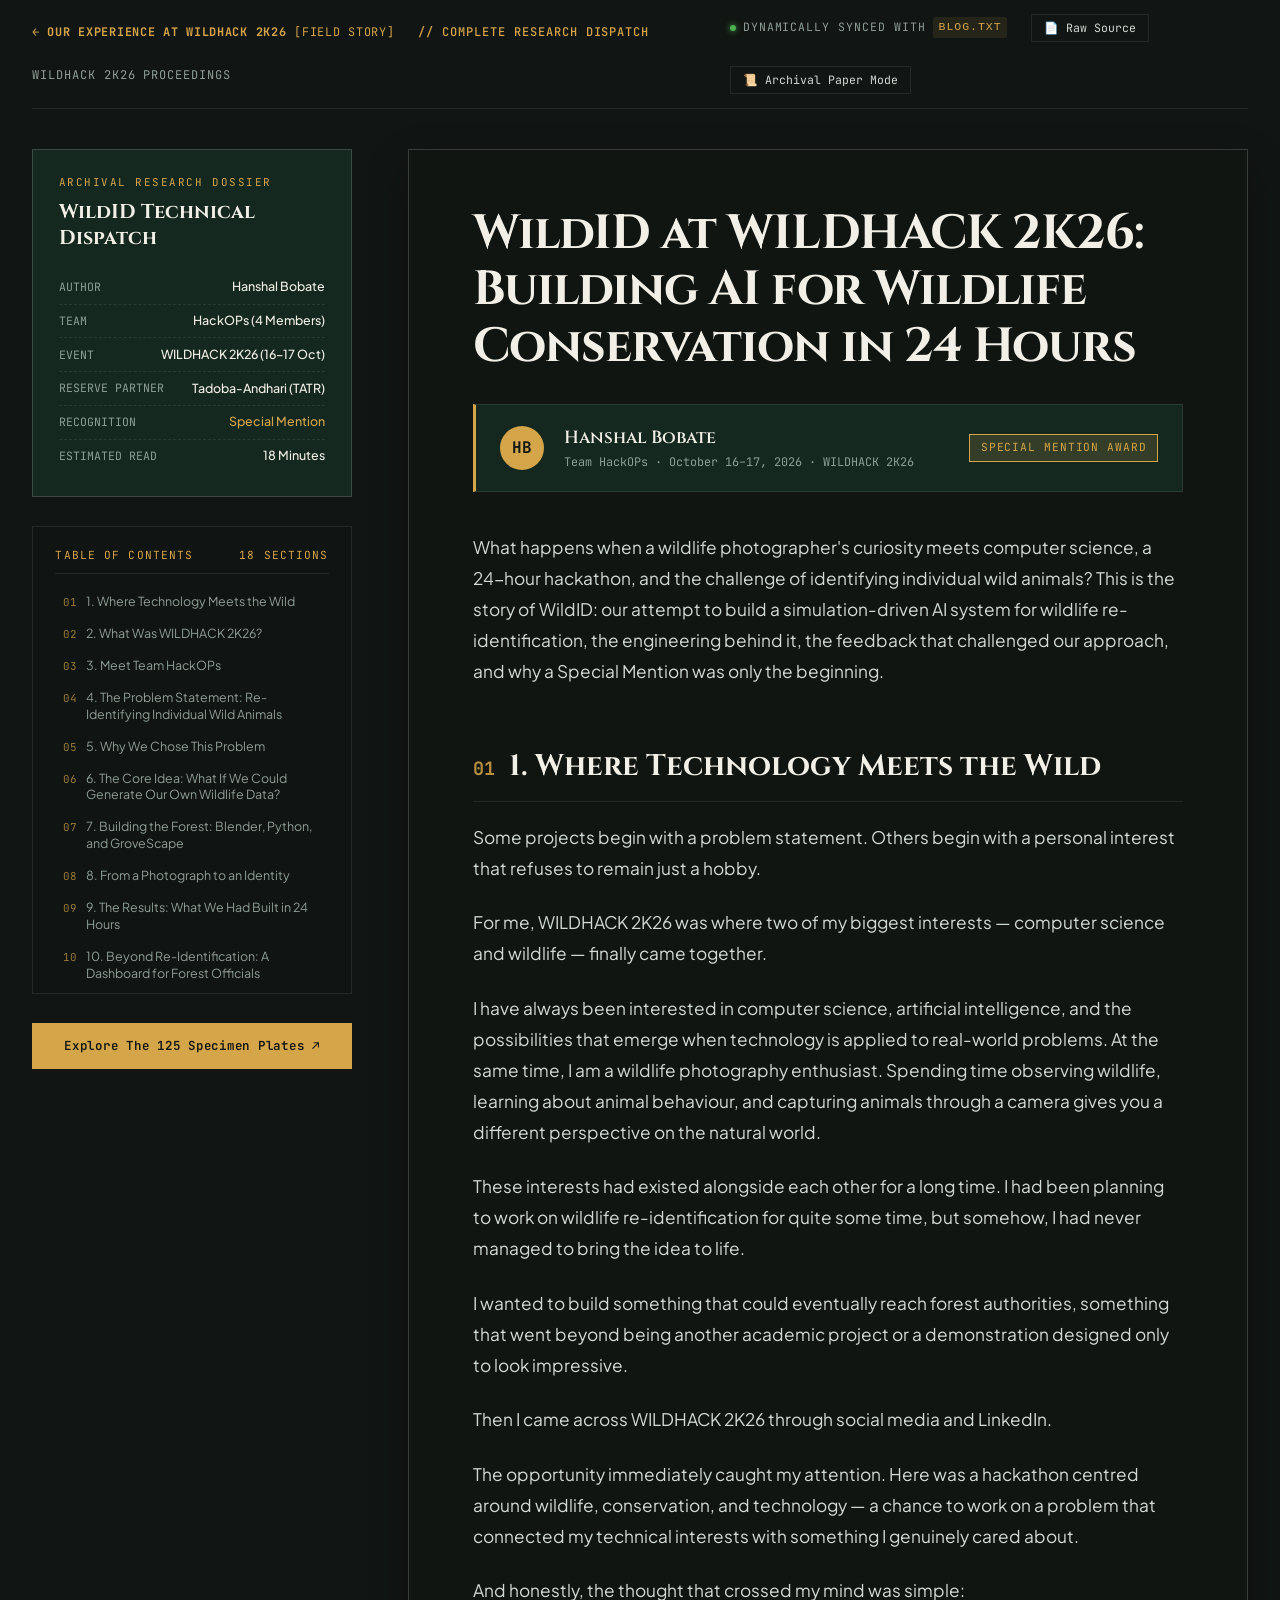
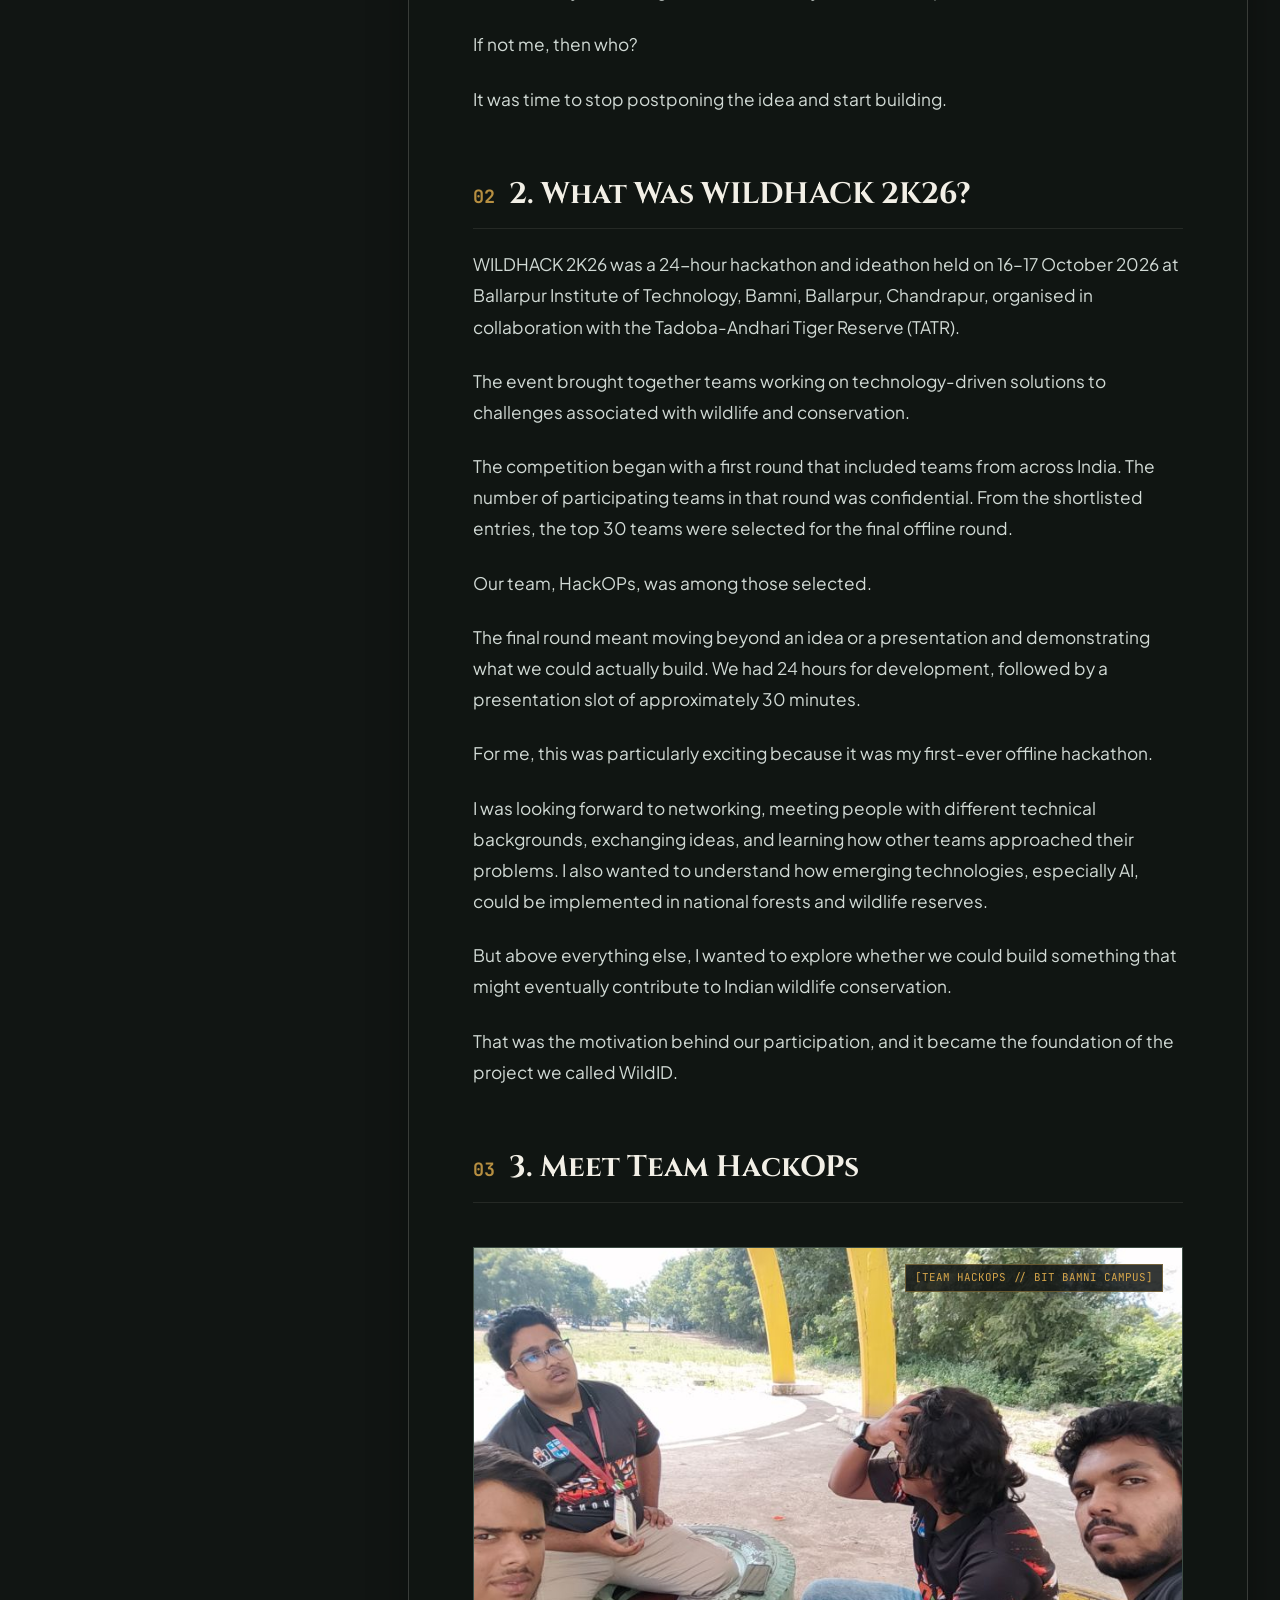
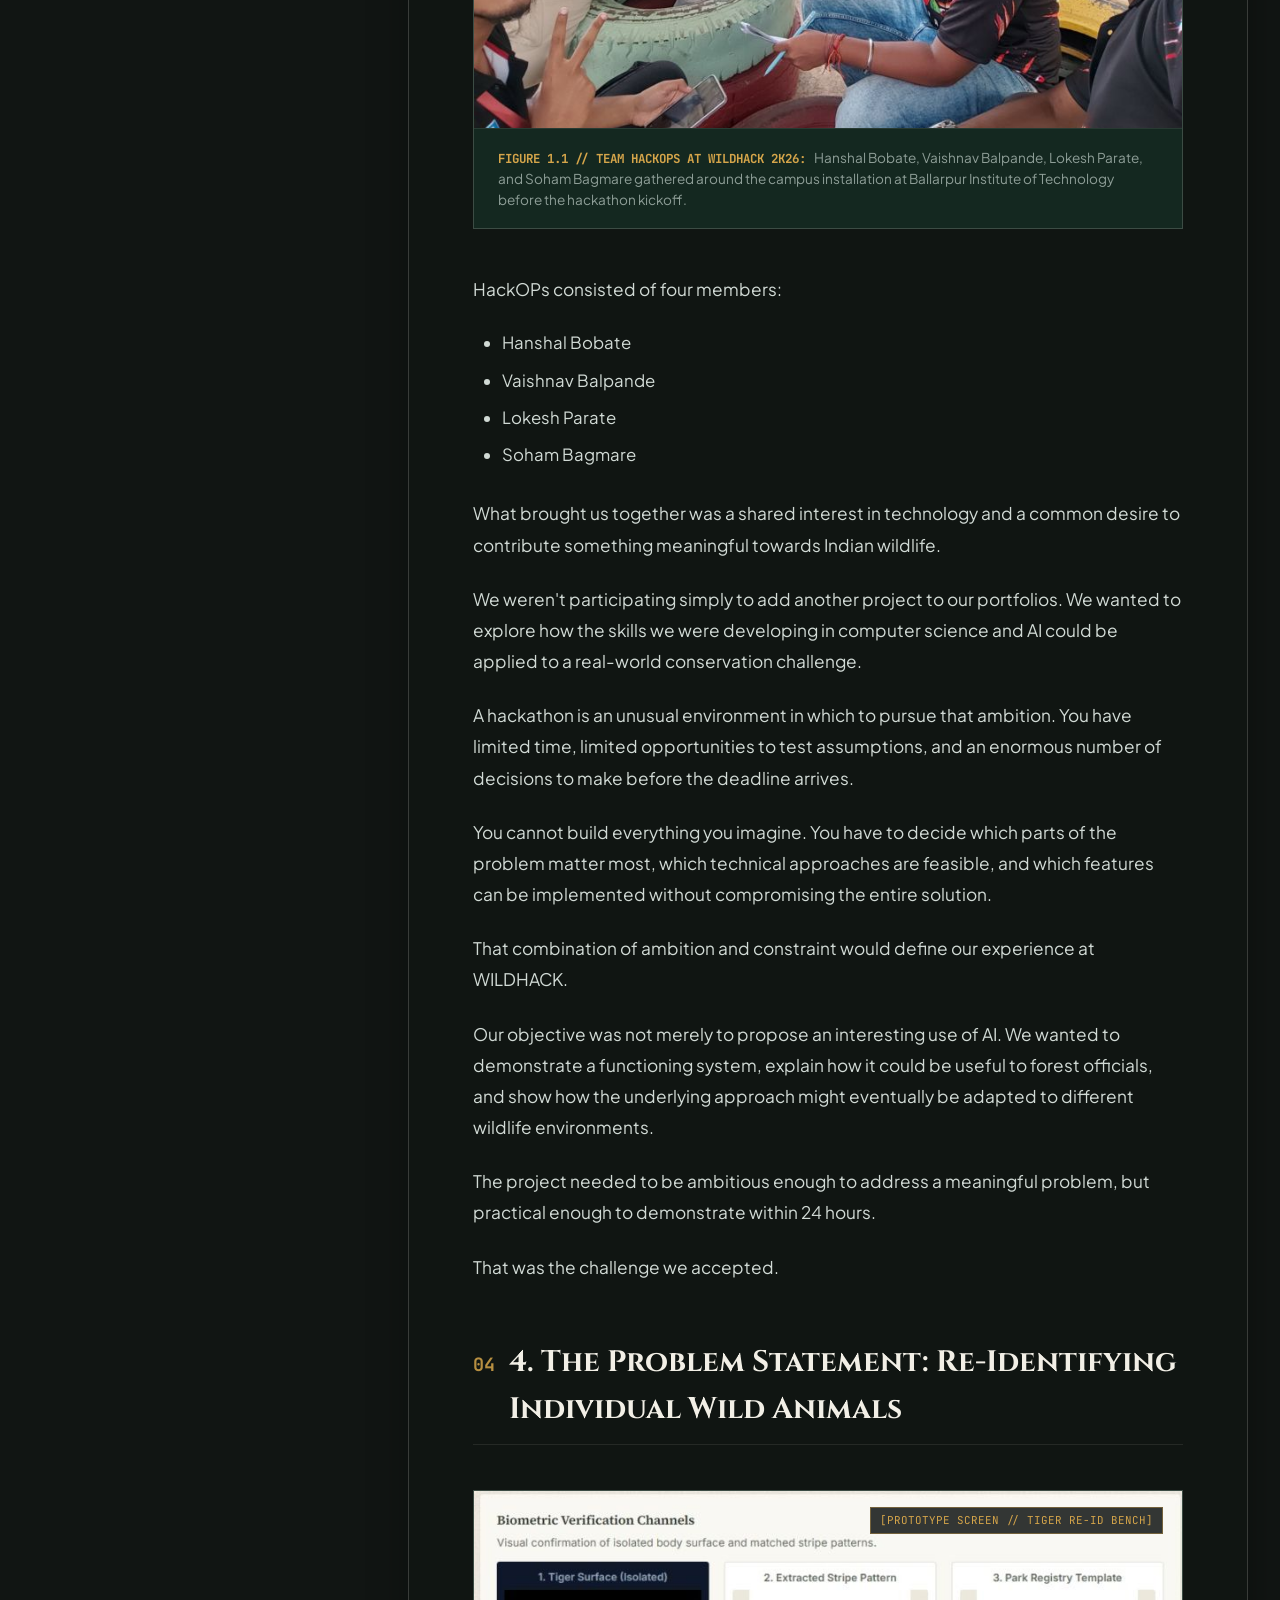
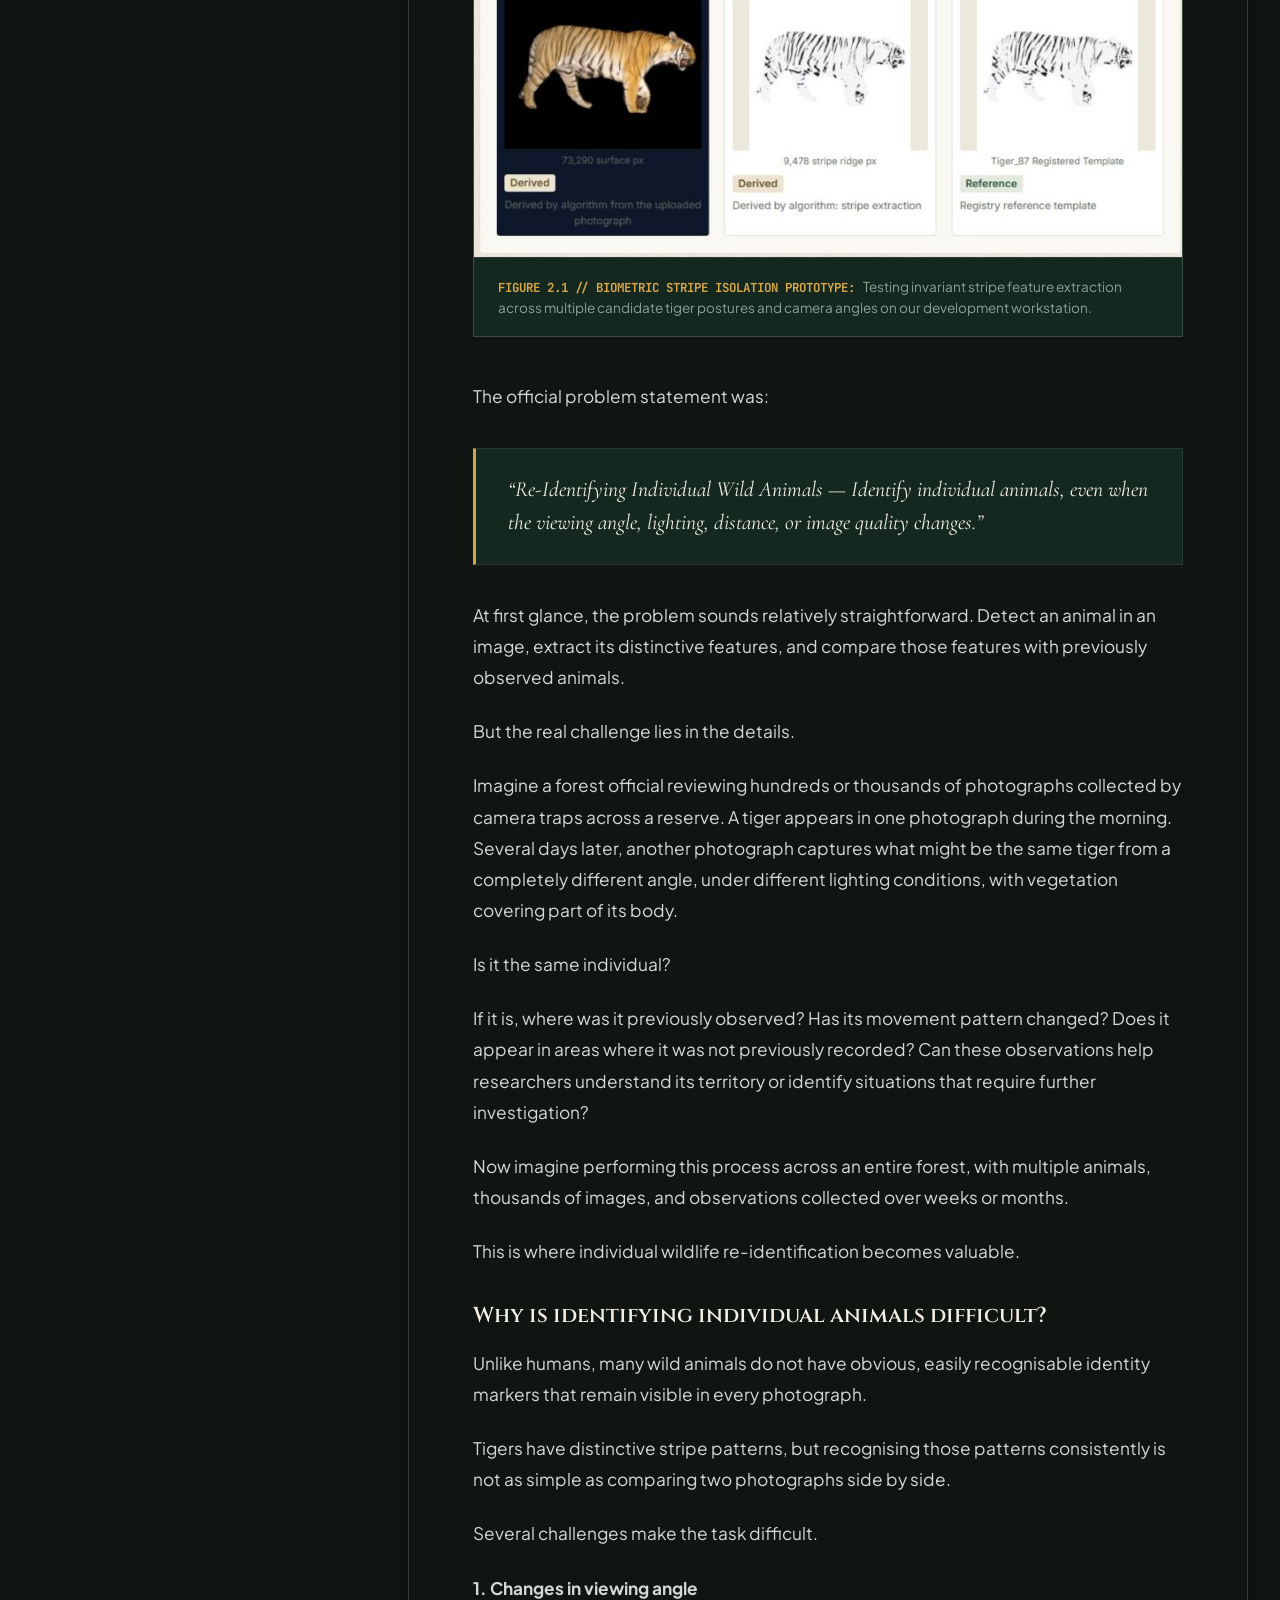
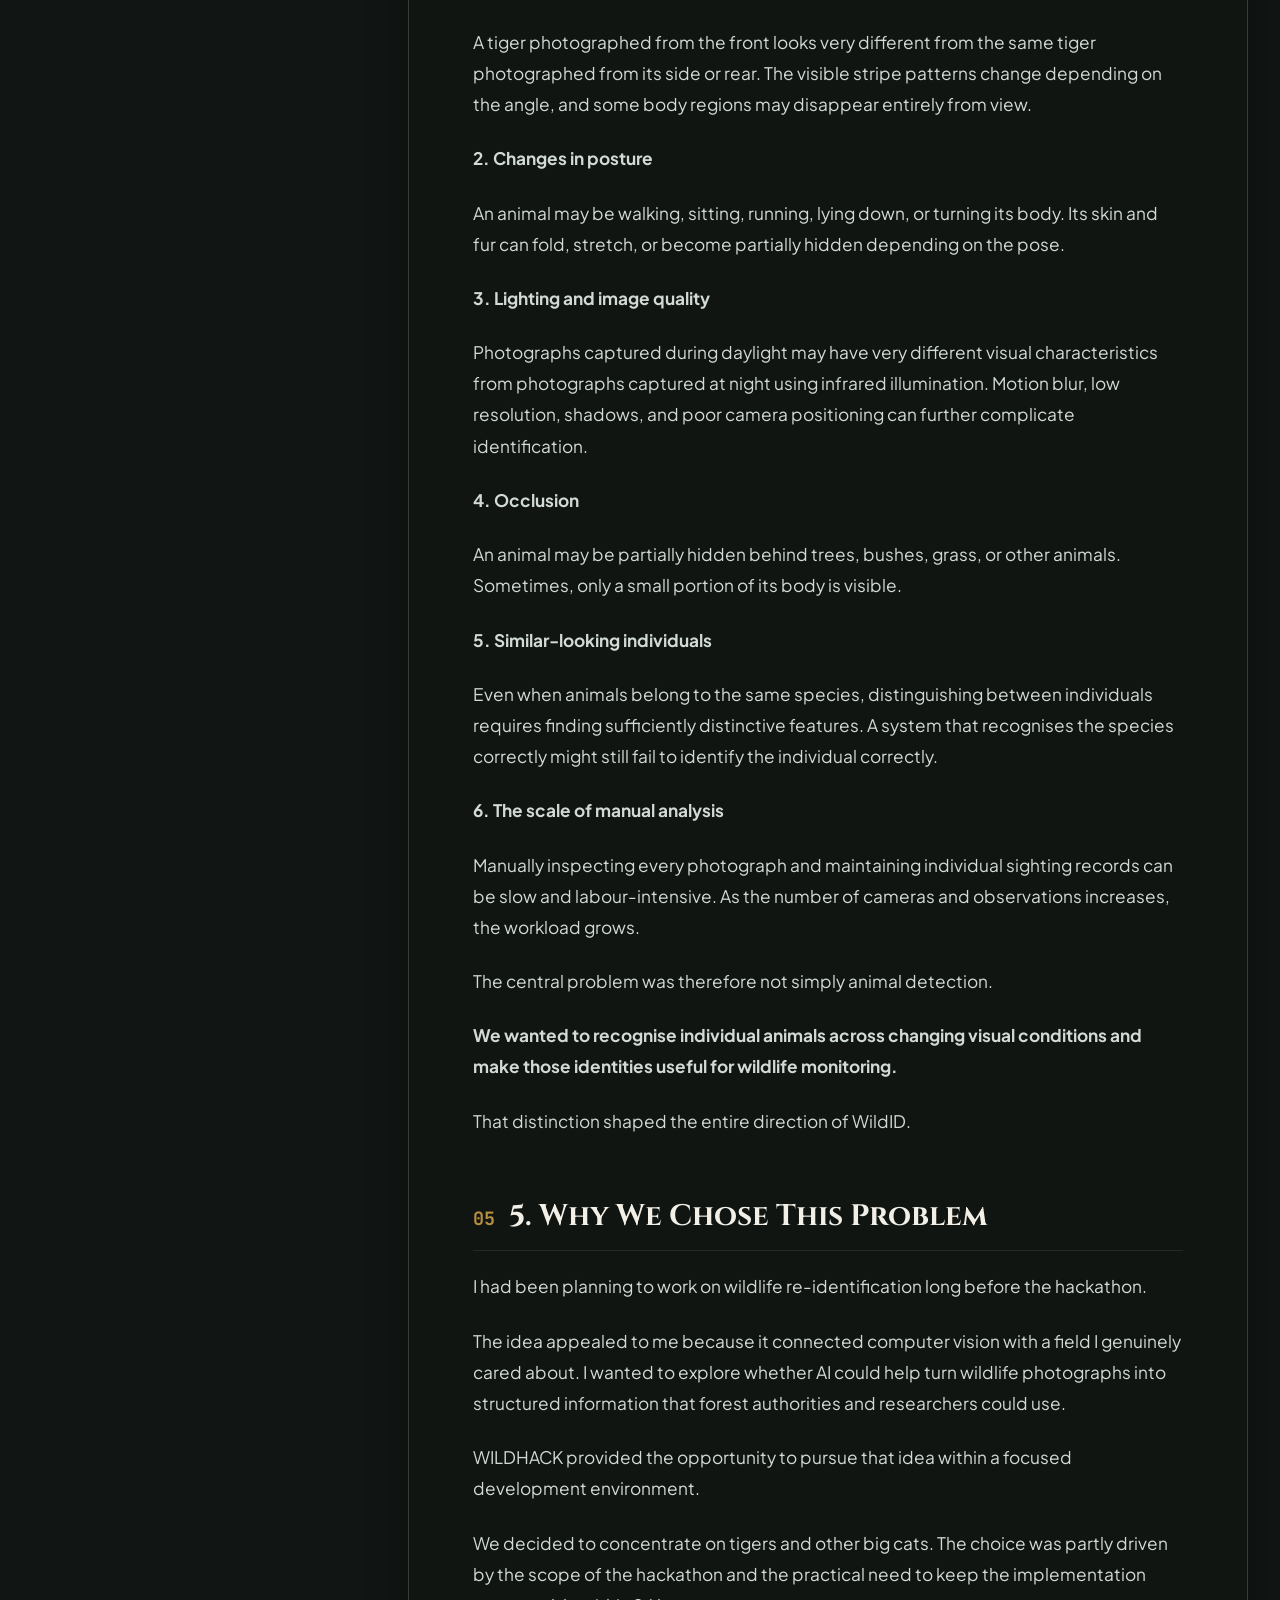
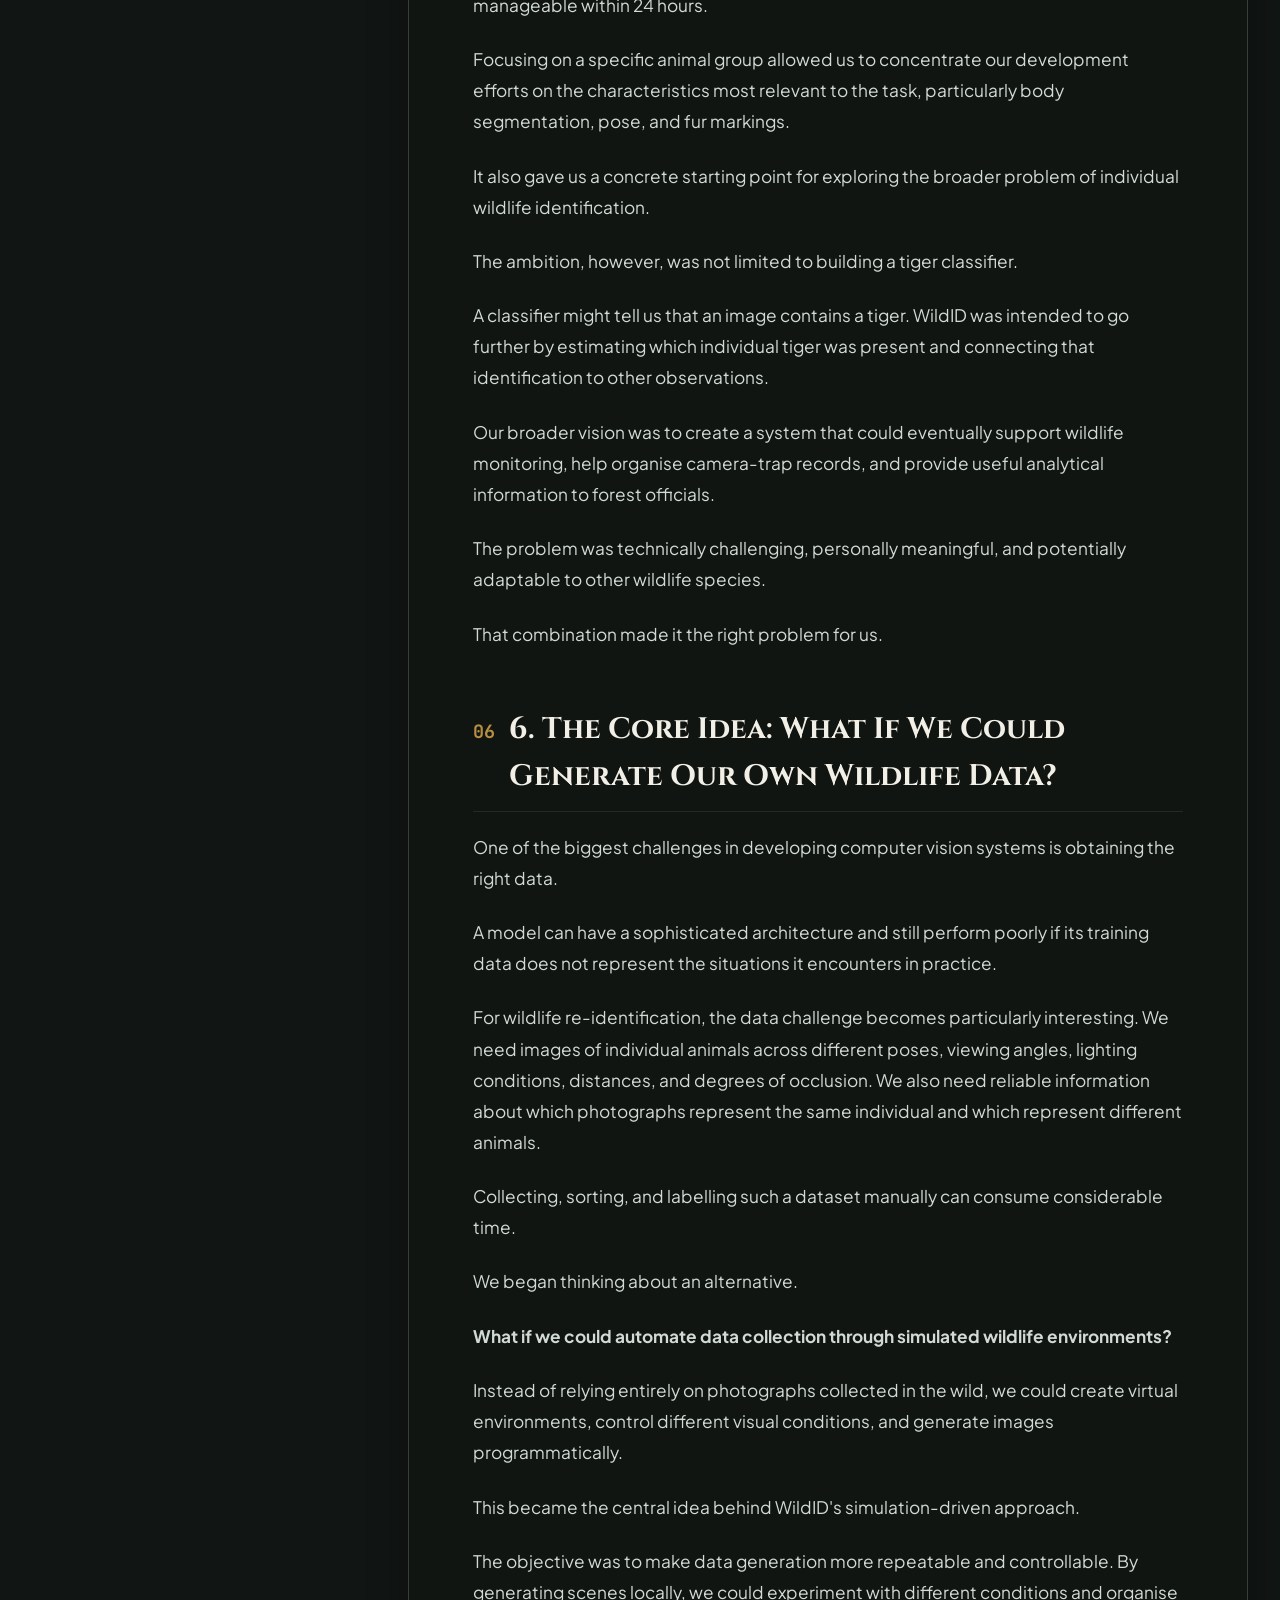
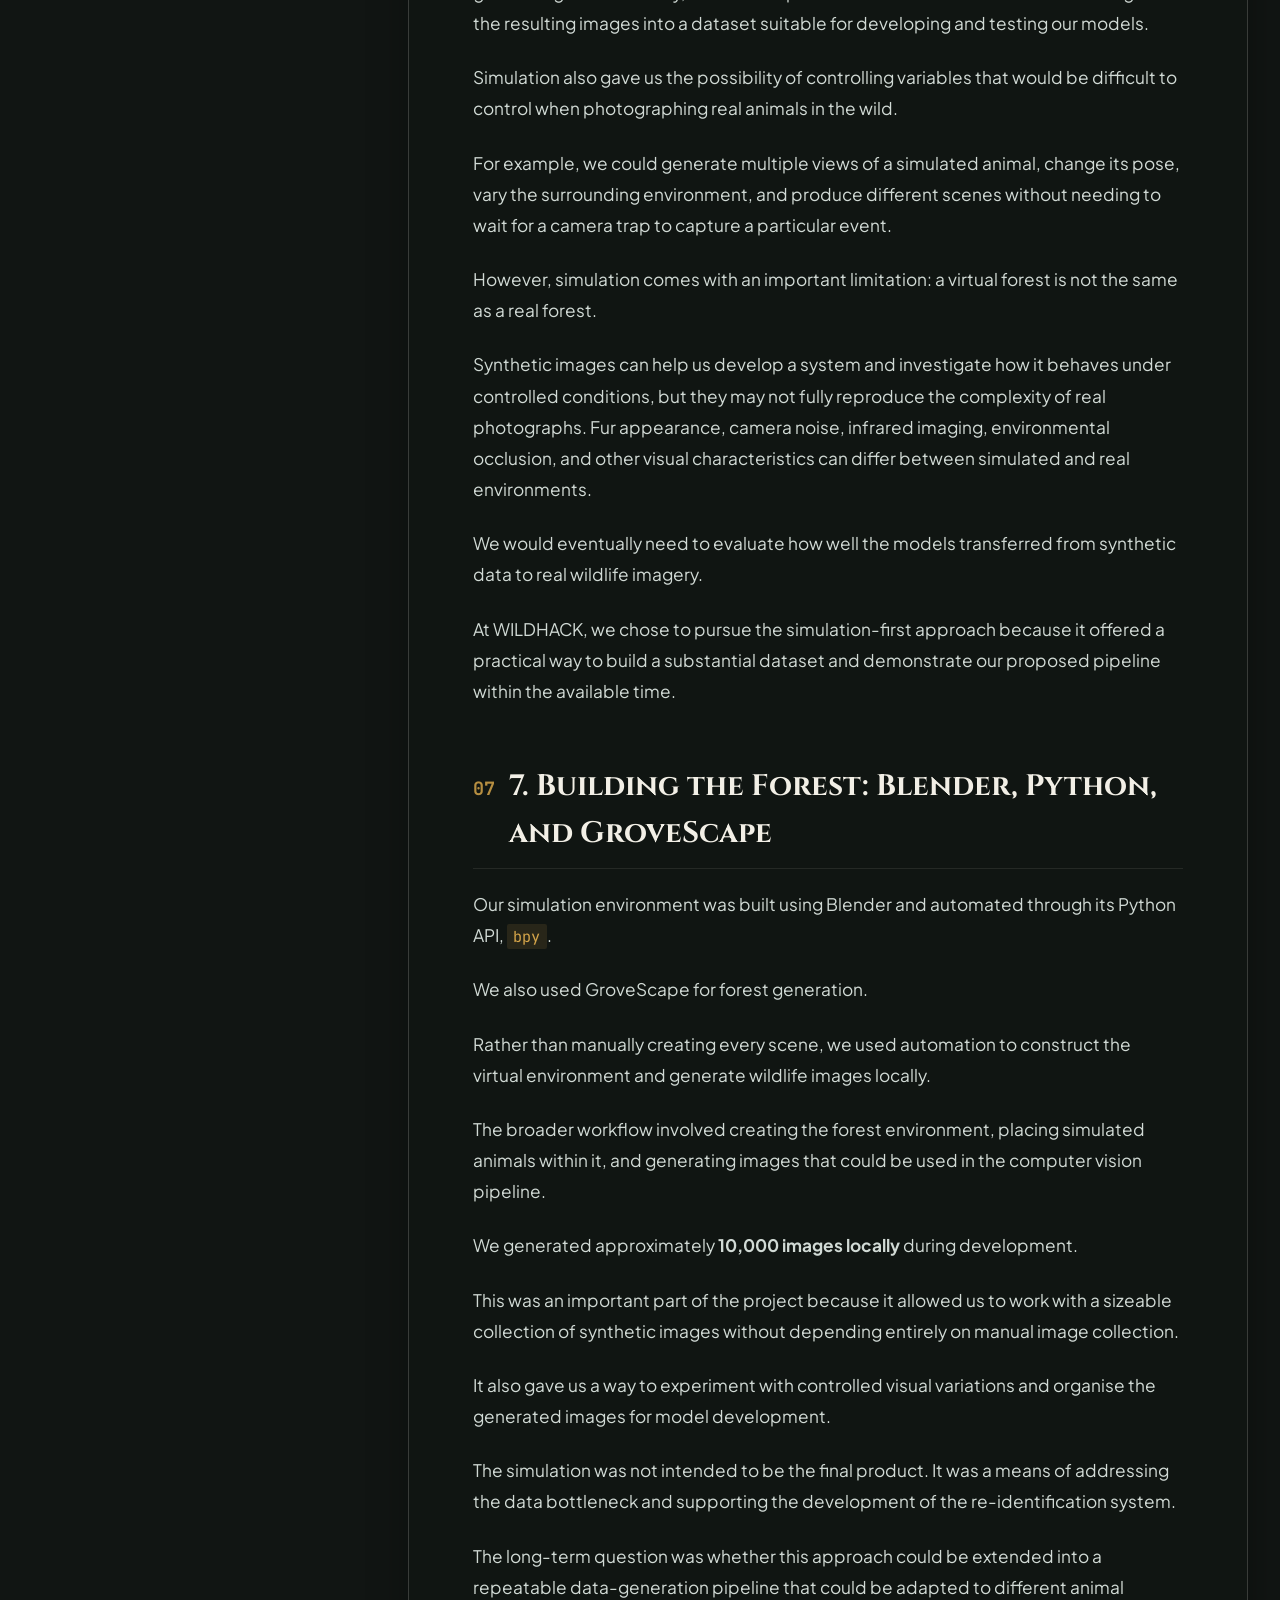
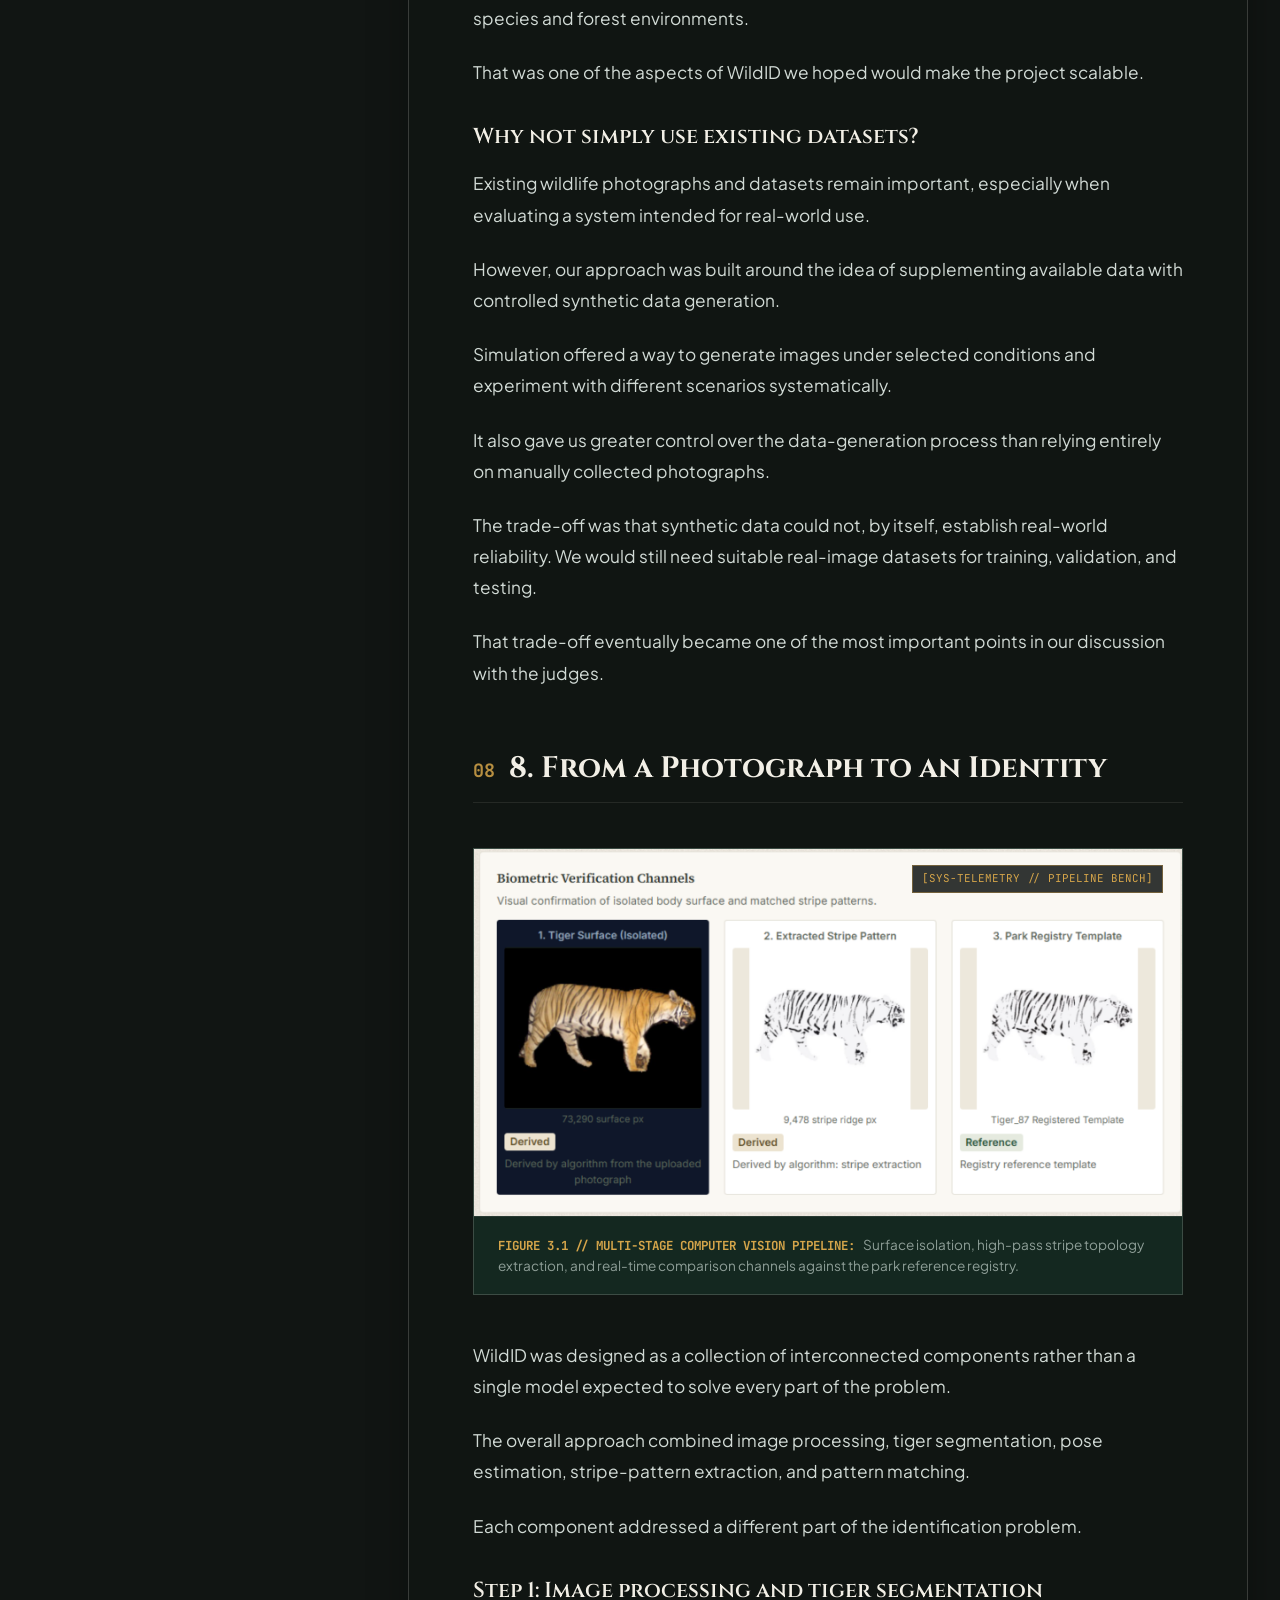
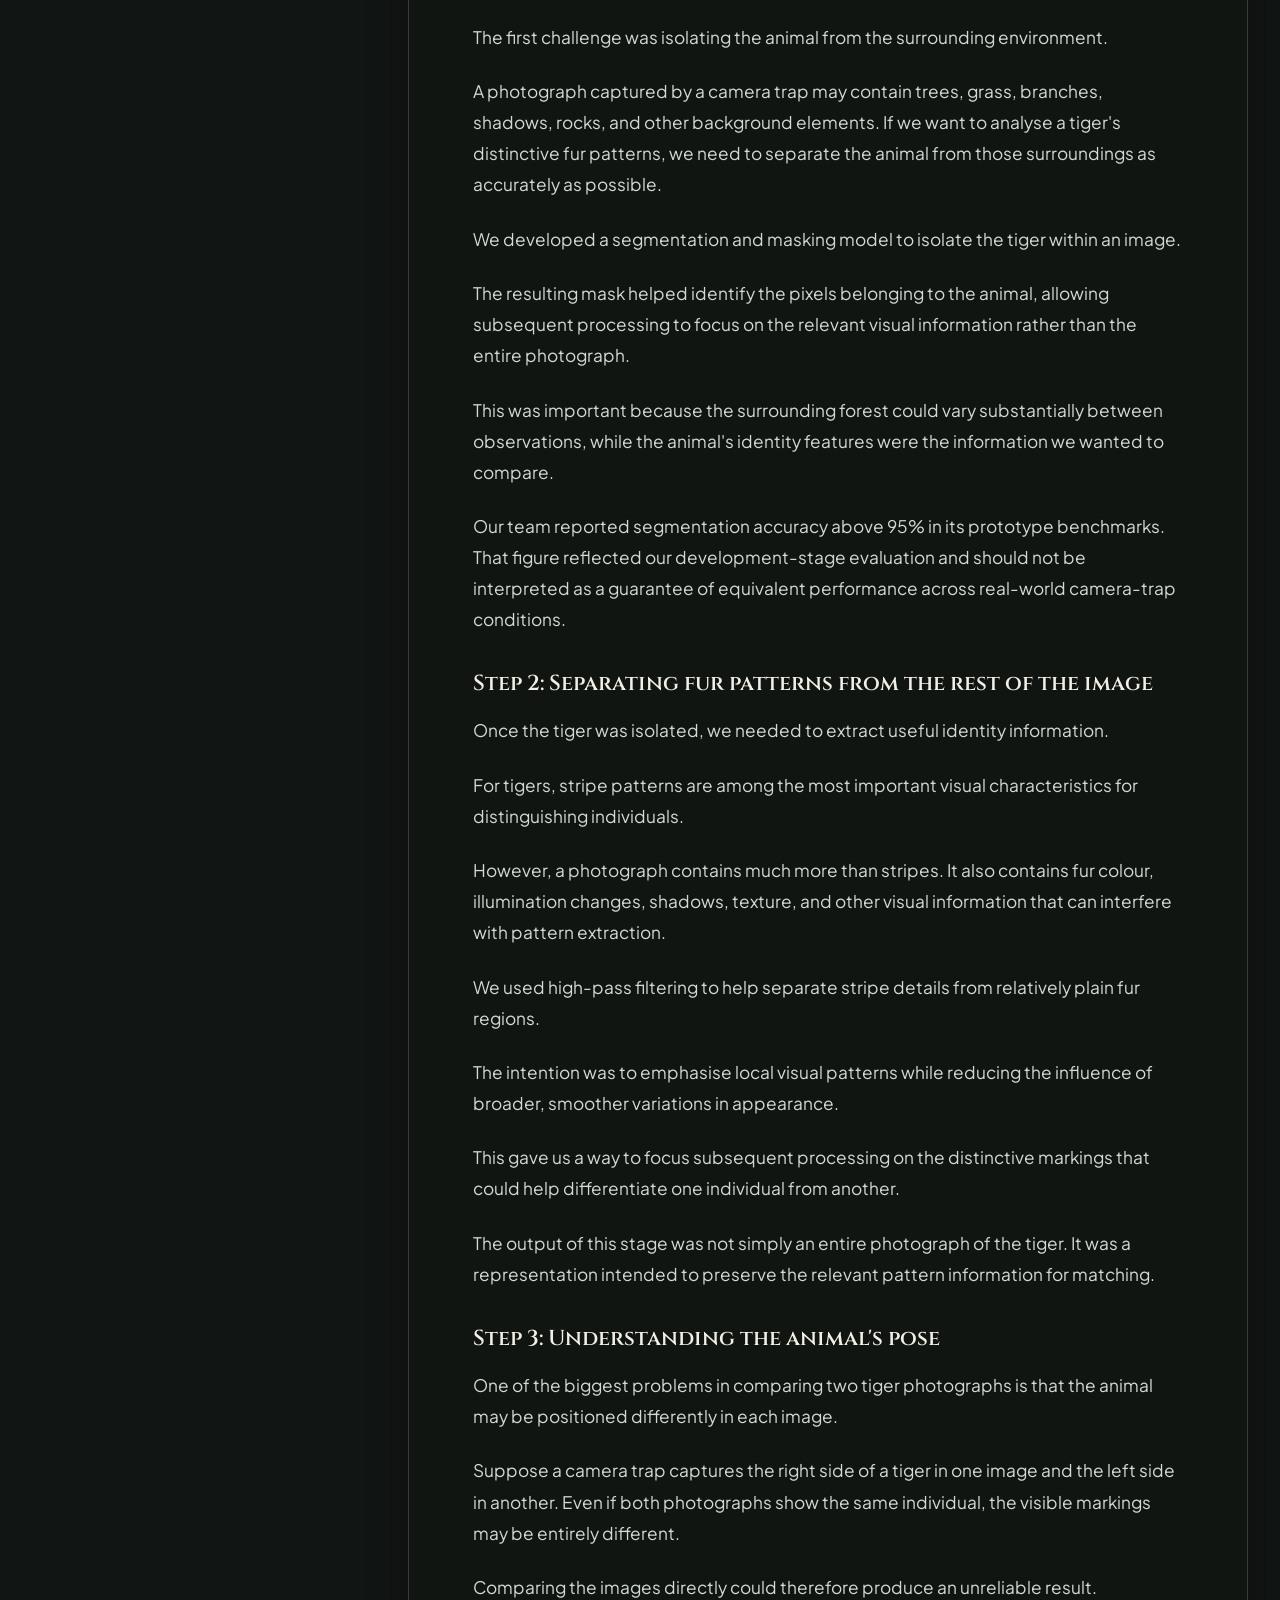
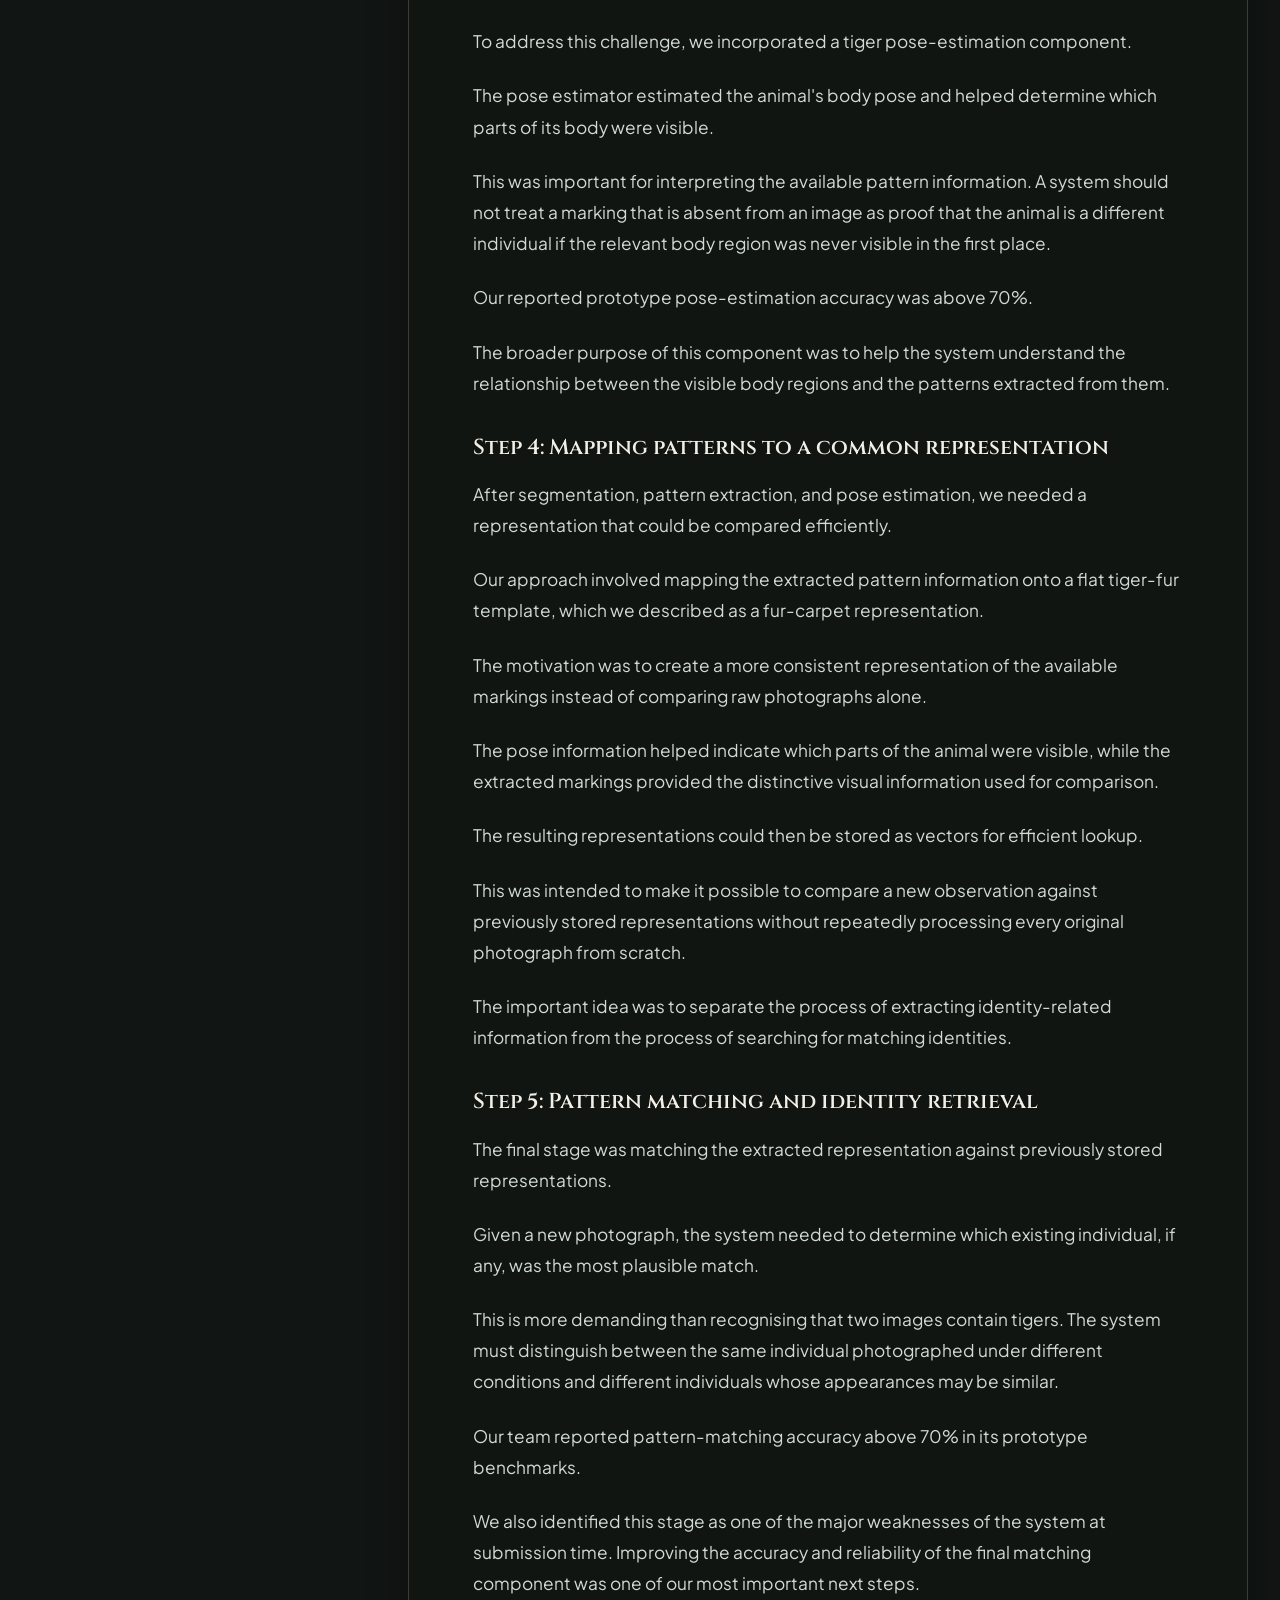
<file: blog.html>
<!DOCTYPE html>
<html lang="en">
<head>
  <meta charset="UTF-8">
  <meta name="viewport" content="width=device-width, initial-scale=1.0">
  <title>WildID at WILDHACK 2K26: Building AI for Wildlife Conservation in 24 Hours</title>
  <meta name="description" content="The complete engineering and field story of WildID: a simulation-driven AI system for individual wildlife re-identification built at WILDHACK 2K26 in collaboration with Tadoba-Andhari Tiger Reserve.">
  <link rel="icon" href="data:image/svg+xml,<svg xmlns='http://www.w3.org/2000/svg' viewBox='0 0 32 32'><rect width='32' height='32' fill='%23142820'/><path d='M8 6 C12 12, 6 18, 12 26 M16 4 C20 12, 14 20, 18 28 M24 8 C22 14, 26 20, 22 26' stroke='%23D5A54A' stroke-width='2.5' fill='none' stroke-linecap='round'/></svg>">
  <link rel="stylesheet" href="css/style.css">
  <link rel="stylesheet" href="css/blog.css">
  <link rel="preconnect" href="https://fonts.googleapis.com">
  <link rel="preconnect" href="https://fonts.gstatic.com" crossorigin>
</head>
<body class="blog-body">

  <!-- Top Reading Progress Indicator -->
  <div id="readingProgressBar" class="reading-progress-bar" aria-hidden="true"></div>

  <div class="app-container">

    <!-- Top Telemetry & Navigation Bar -->
    <header class="telemetry-bar" role="banner">
      <div class="telemetry-left">
        <a href="index.html" class="nav-back-link" title="Return to Our Experience at WILDHACK 2K26 field story">
          ← <strong>OUR EXPERIENCE AT WILDHACK 2K26</strong> [FIELD STORY]
        </a>
        <span class="telemetry-tag">// COMPLETE RESEARCH DISPATCH</span>
        <span>WILDHACK 2K26 PROCEEDINGS</span>
      </div>
      <div class="telemetry-right">
        <span id="blogSyncStatus" class="sync-status-indicator">
          <span class="status-pulse-green"></span> Dynamically Synced with <code>blog.txt</code>
        </span>
        <button id="viewRawBtn" class="util-btn" title="View raw unformatted blog.txt source">
          <span>📄</span> Raw Source
        </button>
        <button id="themeToggleBtn" class="util-btn" title="Toggle Archival Paper Publication theme">
          <span id="themeIcon">📜</span> Archival Paper Mode
        </button>
      </div>
    </header>

    <!-- Main Editorial Article Layout -->
    <div class="blog-layout-grid">

      <!-- Left Sticky Sidebar: Table of Contents & Article Metadata -->
      <aside class="blog-sidebar">
        <div class="sidebar-sticky-wrapper">
          
          <div class="sidebar-meta-card">
            <div class="meta-card-label">ARCHIVAL RESEARCH DOSSIER</div>
            <h2 class="meta-card-title">WildID Technical Dispatch</h2>
            <div class="meta-card-item">
              <span class="meta-k">Author</span>
              <span class="meta-v">Hanshal Bobate</span>
            </div>
            <div class="meta-card-item">
              <span class="meta-k">Team</span>
              <span class="meta-v">HackOPs (4 Members)</span>
            </div>
            <div class="meta-card-item">
              <span class="meta-k">Event</span>
              <span class="meta-v">WILDHACK 2K26 (16–17 Oct)</span>
            </div>
            <div class="meta-card-item">
              <span class="meta-k">Reserve Partner</span>
              <span class="meta-v">Tadoba-Andhari (TATR)</span>
            </div>
            <div class="meta-card-item">
              <span class="meta-k">Recognition</span>
              <span class="meta-v" style="color: var(--color-ochre);">Special Mention</span>
            </div>
            <div class="meta-card-item">
              <span class="meta-k">Estimated Read</span>
              <span class="meta-v">18 Minutes</span>
            </div>
          </div>

          <!-- Interactive Table of Contents -->
          <nav class="blog-toc-card" aria-label="Article Table of Contents">
            <div class="toc-header">
              <span>TABLE OF CONTENTS</span>
              <span class="toc-count">18 SECTIONS</span>
            </div>
            <ul id="tocList" class="toc-list">
              <!-- Dynamically populated / updated by blog.js -->
            </ul>
          </nav>

          <a href="index.html" class="btn-primary-ochre" style="display: block; text-align: center; text-decoration: none;">
            Explore The 125 Specimen Plates ↗
          </a>

        </div>
      </aside>

      <!-- Right Column: Full Dynamic Article Body -->
      <main class="blog-content-area" role="main">
        <article id="blogArticleContent" class="blog-article-body">
<h1 class="blog-main-title">WildID at WILDHACK 2K26: Building AI for Wildlife Conservation in 24 Hours</h1>
<div class="blog-byline-banner">
              <div class="byline-avatar">HB</div>
              <div class="byline-details">
                <span class="byline-author">Hanshal Bobate</span>
                <span class="byline-meta">Team HackOPs · October 16–17, 2026 · WILDHACK 2K26</span>
              </div>
              <div class="byline-tag">SPECIAL MENTION AWARD</div>
            </div>
<p class="blog-p">What happens when a wildlife photographer&#x27;s curiosity meets computer science, a 24-hour hackathon, and the challenge of identifying individual wild animals? This is the story of WildID: our attempt to build a simulation-driven AI system for wildlife re-identification, the engineering behind it, the feedback that challenged our approach, and why a Special Mention was only the beginning.</p>
<h2 id="section-1" class="blog-section-title"><span class="section-num">01</span> 1. Where Technology Meets the Wild</h2>
<p class="blog-p">Some projects begin with a problem statement. Others begin with a personal interest that refuses to remain just a hobby.</p>
<p class="blog-p">For me, WILDHACK 2K26 was where two of my biggest interests — computer science and wildlife — finally came together.</p>
<p class="blog-p">I have always been interested in computer science, artificial intelligence, and the possibilities that emerge when technology is applied to real-world problems. At the same time, I am a wildlife photography enthusiast. Spending time observing wildlife, learning about animal behaviour, and capturing animals through a camera gives you a different perspective on the natural world.</p>
<p class="blog-p">These interests had existed alongside each other for a long time. I had been planning to work on wildlife re-identification for quite some time, but somehow, I had never managed to bring the idea to life.</p>
<p class="blog-p">I wanted to build something that could eventually reach forest authorities, something that went beyond being another academic project or a demonstration designed only to look impressive.</p>
<p class="blog-p">Then I came across WILDHACK 2K26 through social media and LinkedIn.</p>
<p class="blog-p">The opportunity immediately caught my attention. Here was a hackathon centred around wildlife, conservation, and technology — a chance to work on a problem that connected my technical interests with something I genuinely cared about.</p>
<p class="blog-p">And honestly, the thought that crossed my mind was simple:</p>
<p class="blog-p">If not me, then who?</p>
<p class="blog-p">It was time to stop postponing the idea and start building.</p>
<h2 id="section-2" class="blog-section-title"><span class="section-num">02</span> 2. What Was WILDHACK 2K26?</h2>
<p class="blog-p">WILDHACK 2K26 was a 24-hour hackathon and ideathon held on 16–17 October 2026 at Ballarpur Institute of Technology, Bamni, Ballarpur, Chandrapur, organised in collaboration with the Tadoba-Andhari Tiger Reserve (TATR).</p>
<p class="blog-p">The event brought together teams working on technology-driven solutions to challenges associated with wildlife and conservation.</p>
<p class="blog-p">The competition began with a first round that included teams from across India. The number of participating teams in that round was confidential. From the shortlisted entries, the top 30 teams were selected for the final offline round.</p>
<p class="blog-p">Our team, HackOPs, was among those selected.</p>
<p class="blog-p">The final round meant moving beyond an idea or a presentation and demonstrating what we could actually build. We had 24 hours for development, followed by a presentation slot of approximately 30 minutes.</p>
<p class="blog-p">For me, this was particularly exciting because it was my first-ever offline hackathon.</p>
<p class="blog-p">I was looking forward to networking, meeting people with different technical backgrounds, exchanging ideas, and learning how other teams approached their problems. I also wanted to understand how emerging technologies, especially AI, could be implemented in national forests and wildlife reserves.</p>
<p class="blog-p">But above everything else, I wanted to explore whether we could build something that might eventually contribute to Indian wildlife conservation.</p>
<p class="blog-p">That was the motivation behind our participation, and it became the foundation of the project we called WildID.</p>
<h2 id="section-3" class="blog-section-title"><span class="section-num">03</span> 3. Meet Team HackOPs</h2>
<p class="blog-p">HackOPs consisted of four members:</p>
<ul class="blog-bullet-list">
<li>Hanshal Bobate</li>
<li>Vaishnav Balpande</li>
<li>Lokesh Parate</li>
<li>Soham Bagmare</li>
</ul>
<p class="blog-p">What brought us together was a shared interest in technology and a common desire to contribute something meaningful towards Indian wildlife.</p>
<p class="blog-p">We weren&#x27;t participating simply to add another project to our portfolios. We wanted to explore how the skills we were developing in computer science and AI could be applied to a real-world conservation challenge.</p>
<p class="blog-p">A hackathon is an unusual environment in which to pursue that ambition. You have limited time, limited opportunities to test assumptions, and an enormous number of decisions to make before the deadline arrives.</p>
<p class="blog-p">You cannot build everything you imagine. You have to decide which parts of the problem matter most, which technical approaches are feasible, and which features can be implemented without compromising the entire solution.</p>
<p class="blog-p">That combination of ambition and constraint would define our experience at WILDHACK.</p>
<p class="blog-p">Our objective was not merely to propose an interesting use of AI. We wanted to demonstrate a functioning system, explain how it could be useful to forest officials, and show how the underlying approach might eventually be adapted to different wildlife environments.</p>
<p class="blog-p">The project needed to be ambitious enough to address a meaningful problem, but practical enough to demonstrate within 24 hours.</p>
<p class="blog-p">That was the challenge we accepted.</p>
<h2 id="section-4" class="blog-section-title"><span class="section-num">04</span> 4. The Problem Statement: Re-Identifying Individual Wild Animals</h2>
<p class="blog-p">The official problem statement was:</p>
<blockquote class="blog-blockquote"><p>“Re-Identifying Individual Wild Animals — Identify individual animals, even when the viewing angle, lighting, distance, or image quality changes.”</p></blockquote>
<p class="blog-p">At first glance, the problem sounds relatively straightforward. Detect an animal in an image, extract its distinctive features, and compare those features with previously observed animals.</p>
<p class="blog-p">But the real challenge lies in the details.</p>
<p class="blog-p">Imagine a forest official reviewing hundreds or thousands of photographs collected by camera traps across a reserve. A tiger appears in one photograph during the morning. Several days later, another photograph captures what might be the same tiger from a completely different angle, under different lighting conditions, with vegetation covering part of its body.</p>
<p class="blog-p">Is it the same individual?</p>
<p class="blog-p">If it is, where was it previously observed? Has its movement pattern changed? Does it appear in areas where it was not previously recorded? Can these observations help researchers understand its territory or identify situations that require further investigation?</p>
<p class="blog-p">Now imagine performing this process across an entire forest, with multiple animals, thousands of images, and observations collected over weeks or months.</p>
<p class="blog-p">This is where individual wildlife re-identification becomes valuable.</p>
<h3 class="blog-sub-title">Why is identifying individual animals difficult?</h3>
<p class="blog-p">Unlike humans, many wild animals do not have obvious, easily recognisable identity markers that remain visible in every photograph.</p>
<p class="blog-p">Tigers have distinctive stripe patterns, but recognising those patterns consistently is not as simple as comparing two photographs side by side.</p>
<p class="blog-p">Several challenges make the task difficult.</p>
<p class="blog-p"><strong>1. Changes in viewing angle</strong></p>
<p class="blog-p">A tiger photographed from the front looks very different from the same tiger photographed from its side or rear. The visible stripe patterns change depending on the angle, and some body regions may disappear entirely from view.</p>
<p class="blog-p"><strong>2. Changes in posture</strong></p>
<p class="blog-p">An animal may be walking, sitting, running, lying down, or turning its body. Its skin and fur can fold, stretch, or become partially hidden depending on the pose.</p>
<p class="blog-p"><strong>3. Lighting and image quality</strong></p>
<p class="blog-p">Photographs captured during daylight may have very different visual characteristics from photographs captured at night using infrared illumination. Motion blur, low resolution, shadows, and poor camera positioning can further complicate identification.</p>
<p class="blog-p"><strong>4. Occlusion</strong></p>
<p class="blog-p">An animal may be partially hidden behind trees, bushes, grass, or other animals. Sometimes, only a small portion of its body is visible.</p>
<p class="blog-p"><strong>5. Similar-looking individuals</strong></p>
<p class="blog-p">Even when animals belong to the same species, distinguishing between individuals requires finding sufficiently distinctive features. A system that recognises the species correctly might still fail to identify the individual correctly.</p>
<p class="blog-p"><strong>6. The scale of manual analysis</strong></p>
<p class="blog-p">Manually inspecting every photograph and maintaining individual sighting records can be slow and labour-intensive. As the number of cameras and observations increases, the workload grows.</p>
<p class="blog-p">The central problem was therefore not simply animal detection.</p>
<p class="blog-p"><strong>We wanted to recognise individual animals across changing visual conditions and make those identities useful for wildlife monitoring.</strong></p>
<p class="blog-p">That distinction shaped the entire direction of WildID.</p>
<h2 id="section-5" class="blog-section-title"><span class="section-num">05</span> 5. Why We Chose This Problem</h2>
<p class="blog-p">I had been planning to work on wildlife re-identification long before the hackathon.</p>
<p class="blog-p">The idea appealed to me because it connected computer vision with a field I genuinely cared about. I wanted to explore whether AI could help turn wildlife photographs into structured information that forest authorities and researchers could use.</p>
<p class="blog-p">WILDHACK provided the opportunity to pursue that idea within a focused development environment.</p>
<p class="blog-p">We decided to concentrate on tigers and other big cats. The choice was partly driven by the scope of the hackathon and the practical need to keep the implementation manageable within 24 hours.</p>
<p class="blog-p">Focusing on a specific animal group allowed us to concentrate our development efforts on the characteristics most relevant to the task, particularly body segmentation, pose, and fur markings.</p>
<p class="blog-p">It also gave us a concrete starting point for exploring the broader problem of individual wildlife identification.</p>
<p class="blog-p">The ambition, however, was not limited to building a tiger classifier.</p>
<p class="blog-p">A classifier might tell us that an image contains a tiger. WildID was intended to go further by estimating which individual tiger was present and connecting that identification to other observations.</p>
<p class="blog-p">Our broader vision was to create a system that could eventually support wildlife monitoring, help organise camera-trap records, and provide useful analytical information to forest officials.</p>
<p class="blog-p">The problem was technically challenging, personally meaningful, and potentially adaptable to other wildlife species.</p>
<p class="blog-p">That combination made it the right problem for us.</p>
<h2 id="section-6" class="blog-section-title"><span class="section-num">06</span> 6. The Core Idea: What If We Could Generate Our Own Wildlife Data?</h2>
<p class="blog-p">One of the biggest challenges in developing computer vision systems is obtaining the right data.</p>
<p class="blog-p">A model can have a sophisticated architecture and still perform poorly if its training data does not represent the situations it encounters in practice.</p>
<p class="blog-p">For wildlife re-identification, the data challenge becomes particularly interesting. We need images of individual animals across different poses, viewing angles, lighting conditions, distances, and degrees of occlusion. We also need reliable information about which photographs represent the same individual and which represent different animals.</p>
<p class="blog-p">Collecting, sorting, and labelling such a dataset manually can consume considerable time.</p>
<p class="blog-p">We began thinking about an alternative.</p>
<p class="blog-p"><strong>What if we could automate data collection through simulated wildlife environments?</strong></p>
<p class="blog-p">Instead of relying entirely on photographs collected in the wild, we could create virtual environments, control different visual conditions, and generate images programmatically.</p>
<p class="blog-p">This became the central idea behind WildID&#x27;s simulation-driven approach.</p>
<p class="blog-p">The objective was to make data generation more repeatable and controllable. By generating scenes locally, we could experiment with different conditions and organise the resulting images into a dataset suitable for developing and testing our models.</p>
<p class="blog-p">Simulation also gave us the possibility of controlling variables that would be difficult to control when photographing real animals in the wild.</p>
<p class="blog-p">For example, we could generate multiple views of a simulated animal, change its pose, vary the surrounding environment, and produce different scenes without needing to wait for a camera trap to capture a particular event.</p>
<p class="blog-p">However, simulation comes with an important limitation: a virtual forest is not the same as a real forest.</p>
<p class="blog-p">Synthetic images can help us develop a system and investigate how it behaves under controlled conditions, but they may not fully reproduce the complexity of real photographs. Fur appearance, camera noise, infrared imaging, environmental occlusion, and other visual characteristics can differ between simulated and real environments.</p>
<p class="blog-p">We would eventually need to evaluate how well the models transferred from synthetic data to real wildlife imagery.</p>
<p class="blog-p">At WILDHACK, we chose to pursue the simulation-first approach because it offered a practical way to build a substantial dataset and demonstrate our proposed pipeline within the available time.</p>
<h2 id="section-7" class="blog-section-title"><span class="section-num">07</span> 7. Building the Forest: Blender, Python, and GroveScape</h2>
<p class="blog-p">Our simulation environment was built using Blender and automated through its Python API, <code class="inline-code">bpy</code>.</p>
<p class="blog-p">We also used GroveScape for forest generation.</p>
<p class="blog-p">Rather than manually creating every scene, we used automation to construct the virtual environment and generate wildlife images locally.</p>
<p class="blog-p">The broader workflow involved creating the forest environment, placing simulated animals within it, and generating images that could be used in the computer vision pipeline.</p>
<p class="blog-p">We generated approximately <strong>10,000 images locally</strong> during development.</p>
<p class="blog-p">This was an important part of the project because it allowed us to work with a sizeable collection of synthetic images without depending entirely on manual image collection.</p>
<p class="blog-p">It also gave us a way to experiment with controlled visual variations and organise the generated images for model development.</p>
<p class="blog-p">The simulation was not intended to be the final product. It was a means of addressing the data bottleneck and supporting the development of the re-identification system.</p>
<p class="blog-p">The long-term question was whether this approach could be extended into a repeatable data-generation pipeline that could be adapted to different animal species and forest environments.</p>
<p class="blog-p">That was one of the aspects of WildID we hoped would make the project scalable.</p>
<h3 class="blog-sub-title">Why not simply use existing datasets?</h3>
<p class="blog-p">Existing wildlife photographs and datasets remain important, especially when evaluating a system intended for real-world use.</p>
<p class="blog-p">However, our approach was built around the idea of supplementing available data with controlled synthetic data generation.</p>
<p class="blog-p">Simulation offered a way to generate images under selected conditions and experiment with different scenarios systematically.</p>
<p class="blog-p">It also gave us greater control over the data-generation process than relying entirely on manually collected photographs.</p>
<p class="blog-p">The trade-off was that synthetic data could not, by itself, establish real-world reliability. We would still need suitable real-image datasets for training, validation, and testing.</p>
<p class="blog-p">That trade-off eventually became one of the most important points in our discussion with the judges.</p>
<h2 id="section-8" class="blog-section-title"><span class="section-num">08</span> 8. From a Photograph to an Identity</h2>
<p class="blog-p">WildID was designed as a collection of interconnected components rather than a single model expected to solve every part of the problem.</p>
<p class="blog-p">The overall approach combined image processing, tiger segmentation, pose estimation, stripe-pattern extraction, and pattern matching.</p>
<p class="blog-p">Each component addressed a different part of the identification problem.</p>
<h3 class="blog-sub-title">Step 1: Image processing and tiger segmentation</h3>
<p class="blog-p">The first challenge was isolating the animal from the surrounding environment.</p>
<p class="blog-p">A photograph captured by a camera trap may contain trees, grass, branches, shadows, rocks, and other background elements. If we want to analyse a tiger&#x27;s distinctive fur patterns, we need to separate the animal from those surroundings as accurately as possible.</p>
<p class="blog-p">We developed a segmentation and masking model to isolate the tiger within an image.</p>
<p class="blog-p">The resulting mask helped identify the pixels belonging to the animal, allowing subsequent processing to focus on the relevant visual information rather than the entire photograph.</p>
<p class="blog-p">This was important because the surrounding forest could vary substantially between observations, while the animal&#x27;s identity features were the information we wanted to compare.</p>
<p class="blog-p">Our team reported segmentation accuracy above 95% in its prototype benchmarks. That figure reflected our development-stage evaluation and should not be interpreted as a guarantee of equivalent performance across real-world camera-trap conditions.</p>
<h3 class="blog-sub-title">Step 2: Separating fur patterns from the rest of the image</h3>
<p class="blog-p">Once the tiger was isolated, we needed to extract useful identity information.</p>
<p class="blog-p">For tigers, stripe patterns are among the most important visual characteristics for distinguishing individuals.</p>
<p class="blog-p">However, a photograph contains much more than stripes. It also contains fur colour, illumination changes, shadows, texture, and other visual information that can interfere with pattern extraction.</p>
<p class="blog-p">We used high-pass filtering to help separate stripe details from relatively plain fur regions.</p>
<p class="blog-p">The intention was to emphasise local visual patterns while reducing the influence of broader, smoother variations in appearance.</p>
<p class="blog-p">This gave us a way to focus subsequent processing on the distinctive markings that could help differentiate one individual from another.</p>
<p class="blog-p">The output of this stage was not simply an entire photograph of the tiger. It was a representation intended to preserve the relevant pattern information for matching.</p>
<h3 class="blog-sub-title">Step 3: Understanding the animal&#x27;s pose</h3>
<p class="blog-p">One of the biggest problems in comparing two tiger photographs is that the animal may be positioned differently in each image.</p>
<p class="blog-p">Suppose a camera trap captures the right side of a tiger in one image and the left side in another. Even if both photographs show the same individual, the visible markings may be entirely different.</p>
<p class="blog-p">Comparing the images directly could therefore produce an unreliable result.</p>
<p class="blog-p">To address this challenge, we incorporated a tiger pose-estimation component.</p>
<p class="blog-p">The pose estimator estimated the animal&#x27;s body pose and helped determine which parts of its body were visible.</p>
<p class="blog-p">This was important for interpreting the available pattern information. A system should not treat a marking that is absent from an image as proof that the animal is a different individual if the relevant body region was never visible in the first place.</p>
<p class="blog-p">Our reported prototype pose-estimation accuracy was above 70%.</p>
<p class="blog-p">The broader purpose of this component was to help the system understand the relationship between the visible body regions and the patterns extracted from them.</p>
<h3 class="blog-sub-title">Step 4: Mapping patterns to a common representation</h3>
<p class="blog-p">After segmentation, pattern extraction, and pose estimation, we needed a representation that could be compared efficiently.</p>
<p class="blog-p">Our approach involved mapping the extracted pattern information onto a flat tiger-fur template, which we described as a fur-carpet representation.</p>
<p class="blog-p">The motivation was to create a more consistent representation of the available markings instead of comparing raw photographs alone.</p>
<p class="blog-p">The pose information helped indicate which parts of the animal were visible, while the extracted markings provided the distinctive visual information used for comparison.</p>
<p class="blog-p">The resulting representations could then be stored as vectors for efficient lookup.</p>
<p class="blog-p">This was intended to make it possible to compare a new observation against previously stored representations without repeatedly processing every original photograph from scratch.</p>
<p class="blog-p">The important idea was to separate the process of extracting identity-related information from the process of searching for matching identities.</p>
<h3 class="blog-sub-title">Step 5: Pattern matching and identity retrieval</h3>
<p class="blog-p">The final stage was matching the extracted representation against previously stored representations.</p>
<p class="blog-p">Given a new photograph, the system needed to determine which existing individual, if any, was the most plausible match.</p>
<p class="blog-p">This is more demanding than recognising that two images contain tigers. The system must distinguish between the same individual photographed under different conditions and different individuals whose appearances may be similar.</p>
<p class="blog-p">Our team reported pattern-matching accuracy above 70% in its prototype benchmarks.</p>
<p class="blog-p">We also identified this stage as one of the major weaknesses of the system at submission time. Improving the accuracy and reliability of the final matching component was one of our most important next steps.</p>
<p class="blog-p">The pipeline was therefore a combination of several connected tasks:</p>
<p class="blog-p">1. Isolate the tiger from the background.</p>
<p class="blog-p">2. Extract the relevant stripe-pattern information.</p>
<p class="blog-p">3. Estimate pose and determine which body regions are visible.</p>
<p class="blog-p">4. Map the information to a common representation.</p>
<p class="blog-p">5. Compare the representation against stored identities.</p>
<p class="blog-p">Each stage contributed to the overall identification process.</p>
<p class="blog-p">The challenge was ensuring that the combined system performed reliably, not merely that each individual component worked in isolation.</p>
<h2 id="section-9" class="blog-section-title"><span class="section-num">09</span> 9. The Results: What We Had Built in 24 Hours</h2>
<p class="blog-p">By the end of the hackathon, we had developed more than an isolated computer vision model.</p>
<p class="blog-p">Our prototype included the image-processing pipeline, tiger segmentation, pose estimation, stripe-pattern detection, pattern matching, and a visual dashboard integrated with AI.</p>
<p class="blog-p">Our reported prototype benchmark results were:</p>
<div class="table-container"><table class="blog-data-table">
<thead><tr>
<th>Component</th>
<th>Reported result</th>
</tr></thead><tbody>
<tr>
<td>Tiger segmentation</td>
<td>Above 95%</td>
</tr>
<tr>
<td>Tiger pose estimation</td>
<td>Above 70%</td>
</tr>
<tr>
<td>Stripe-pattern detection</td>
<td>Above 80%</td>
</tr>
<tr>
<td>Pattern matching</td>
<td>Above 70%</td>
</tr>
</tbody></table></div>
<p class="blog-p">These figures came from our team&#x27;s benchmark tests using real images obtained from sources including Google Images. We also generated approximately 10,000 synthetic images locally for the simulation-driven development workflow.</p>
<p class="blog-p">It is important to distinguish between those two things: the synthetic images supported our development approach, while the reported benchmark figures came from tests involving real images.</p>
<p class="blog-p">The figures describe our prototype results. Without a documented evaluation protocol, test-set size, precise metric definitions, and an independently reproducible benchmark, they should not be treated as established real-world performance guarantees.</p>
<p class="blog-p">Nevertheless, the work represented a substantial amount of integration within a 24-hour development window.</p>
<p class="blog-p">We had a functioning pipeline and a dashboard through which we could demonstrate the system.</p>
<p class="blog-p">The dashboard was working live, and the workflow did not depend on hardcoded entries. We could demonstrate the actual system rather than presenting only prepared screenshots or a static mock-up.</p>
<p class="blog-p">The system was not cloud-deployed, but cloud deployment was not necessary for us to demonstrate the local prototype and its intended workflow.</p>
<p class="blog-p">That distinction mattered to us. We wanted to show something that worked, explain its limitations, and demonstrate how the components fit together.</p>
<h2 id="section-10" class="blog-section-title"><span class="section-num">10</span> 10. Beyond Re-Identification: A Dashboard for Forest Officials</h2>
<p class="blog-p">We did not want WildID to stop at identifying individual animals.</p>
<p class="blog-p">Our broader vision was to make the information extracted from wildlife observations useful to the people responsible for monitoring and protecting wildlife.</p>
<p class="blog-p">A re-identification system can potentially help organise observations of individual animals over time. When combined with suitable historical records and environmental information, those observations may support additional analysis.</p>
<p class="blog-p">This led us to build a visual dashboard integrating AI-assisted analysis and a chatbot designed around forest officials&#x27; queries.</p>
<h3 class="blog-sub-title">A locally persistent AI assistant</h3>
<p class="blog-p">The dashboard included a chatbot with persistent local memory, fine-tuning, and a retrieval-augmented generation (RAG) system.</p>
<p class="blog-p">The purpose was to provide a conversational interface through which officials could ask questions about the information available to the system.</p>
<p class="blog-p">We also designed the assistant to respond according to the user&#x27;s authority level.</p>
<p class="blog-p">The underlying idea was that different users may have different responsibilities and information requirements. A forest officer, a reserve manager, and a researcher may need different views of the same underlying information.</p>
<p class="blog-p">Rather than making the interface a generic chatbot disconnected from the project, we wanted it to serve as an access point for the system&#x27;s wildlife-related information and analytical capabilities.</p>
<p class="blog-p">The chatbot and dashboard were part of our functioning prototype. Their usefulness in an operational environment would still depend on the quality of the underlying data, appropriate access controls, and careful validation of the answers and analyses they produced.</p>
<h3 class="blog-sub-title">Analysing individual movement patterns</h3>
<p class="blog-p">We also developed functionality intended to analyse individual tigers&#x27; roaming patterns and approximate territory use.</p>
<p class="blog-p">The goal was to use observations associated with individual identities to help reveal patterns across time.</p>
<p class="blog-p">For example, a sequence of sightings may help researchers understand which areas an animal has been observed in and how its recorded distribution changes.</p>
<p class="blog-p">This information could potentially help forest officials identify areas requiring further investigation or understand changes in observed activity.</p>
<p class="blog-p">However, camera-trap observations are incomplete by nature. An animal not appearing in a photograph does not necessarily mean it has left an area. Camera placement, detection opportunities, and gaps in observation can all affect the available evidence.</p>
<p class="blog-p">For that reason, we viewed these analyses as tools for supporting investigation rather than definitive descriptions of an animal&#x27;s location or territory.</p>
<h3 class="blog-sub-title">Exploring possible territory changes</h3>
<p class="blog-p">Our broader analytical system also included functionality intended to examine possible changes in an individual&#x27;s territory and flag situations potentially associated with factors such as age, disease, or pregnancy in female tigers.</p>
<p class="blog-p">The motivation was to explore whether changes in observed movement patterns could help identify cases requiring closer attention.</p>
<p class="blog-p">For instance, a change in the area where an animal is recorded could have several explanations. It might reflect a change in behaviour, a change in observation patterns, environmental conditions, or another factor requiring further investigation.</p>
<p class="blog-p">The system was intended to help surface such patterns for review, not to establish a medical condition from movement data alone.</p>
<p class="blog-p">Reliable conclusions would require appropriate historical observations, relevant supporting information, and validation by wildlife experts.</p>
<h3 class="blog-sub-title">Connecting wildlife observations with environmental conditions</h3>
<p class="blog-p">We also explored the relationship between environmental conditions and potential tiger movement.</p>
<p class="blog-p">Water availability, weather, vegetation, prey distribution, and other ecological factors can influence how wildlife uses its habitat.</p>
<p class="blog-p">In our proposed use case, changes in water availability could help identify areas where movement patterns might shift.</p>
<p class="blog-p">For example, if water becomes scarce in one area, the availability of more reliable water sources elsewhere could become relevant to understanding observed or potential movement patterns. We considered the Andheri River as an example of a relatively persistent water source in the regional context of our project.</p>
<p class="blog-p">The goal was to explore how wildlife observations and environmental information could be brought together to provide a more useful picture of conditions across a forest.</p>
<p class="blog-p">These analyses were part of our broader implementation and intended functionality. Their predictive reliability would depend on the quality, completeness, and validation of the historical and environmental data used.</p>
<p class="blog-p">The larger idea was to connect identity, observation history, and environmental context within one system.</p>
<p class="blog-p"><strong>We wanted WildID to help answer not only “Which animal is this?” but also “What can its observations tell us, and what might forest officials need to investigate next?”</strong></p>
<h2 id="section-11" class="blog-section-title"><span class="section-num">11</span> 11. The Importance of Scalability</h2>
<p class="blog-p">One of the most encouraging aspects of our evaluation was the judges&#x27; response to the architecture and implementation.</p>
<p class="blog-p">They appreciated that WildID was designed to be scalable and could potentially be set up in other forests and adapted to other animal types.</p>
<p class="blog-p">This mattered because we did not want the project to be limited to one demonstration environment or one species.</p>
<p class="blog-p">The simulation-driven data-generation approach, the modular computer vision pipeline, the identity-matching workflow, and the dashboard were all intended to support a broader system.</p>
<p class="blog-p">In principle, the same general approach to individual re-identification could be adapted to other species, although the visual characteristics, identification methods, datasets, and model requirements would differ.</p>
<p class="blog-p">For example, a system designed for a striped animal cannot simply be assumed to work equally well for an animal with spots, unique facial markings, or other identifying characteristics. The relevant features and models would need to be adapted and validated for the target species.</p>
<p class="blog-p">Likewise, adapting the system to another forest would involve more than deploying the software. It would require appropriate local data, testing under the relevant environmental and camera conditions, and collaboration with the people who understand the operational requirements.</p>
<p class="blog-p">Nevertheless, the judges&#x27; positive response to the system&#x27;s scalability was encouraging.</p>
<p class="blog-p">It suggested that the architecture and overall direction were worth pursuing beyond the initial prototype.</p>
<h2 id="section-12" class="blog-section-title"><span class="section-num">12</span> 12. The Judges&#x27; Feedback: Synthetic Data Was Not Enough</h2>
<p class="blog-p">One of the most important moments of the evaluation came when the judges raised a concern about our segmentation model.</p>
<p class="blog-p">They wanted us to train the segmentor using real tiger-image data instead of relying on synthetic training data.</p>
<p class="blog-p">Their feedback highlighted a central challenge in our approach.</p>
<p class="blog-p">Simulation had helped us generate data systematically and develop the pipeline within a limited time. But the ultimate purpose of WildID was to operate on images collected in real forests, not just images generated inside a virtual environment.</p>
<p class="blog-p">A synthetic image can represent a tiger convincingly while still differing from real camera-trap imagery in ways that matter to a model.</p>
<p class="blog-p">Real photographs can contain complex lighting, infrared effects, sensor noise, motion blur, unusual viewpoints, partial visibility, and environmental conditions that are difficult to reproduce perfectly in simulation.</p>
<p class="blog-p">Even when a model performs well on the images available during development, it may struggle when those conditions change.</p>
<p class="blog-p">This is why real-world validation matters.</p>
<p class="blog-p">A stronger next stage for WildID would involve assembling an appropriately labelled real-image dataset, establishing a clear evaluation protocol, training or fine-tuning the relevant models, and measuring performance on data that was not used for training.</p>
<p class="blog-p">We would also need to evaluate the complete identification pipeline, rather than assuming that good performance from individual components automatically translates into reliable identity matching.</p>
<p class="blog-p">The judges&#x27; request did not invalidate the simulation-driven approach. Instead, it highlighted the next step required to make the approach more credible for real-world use.</p>
<p class="blog-p">Synthetic data generation could remain a valuable part of the development process, but it would need to work alongside real-world data and rigorous validation.</p>
<p class="blog-p">For us, this was a useful technical lesson.</p>
<p class="blog-p">Building a model that works is one milestone. Demonstrating that it works reliably under the conditions it was designed for is another.</p>
<h2 id="section-13" class="blog-section-title"><span class="section-num">13</span> 13. What We Would Improve Next</h2>
<p class="blog-p">Looking back at the prototype, we had two major areas that needed improvement.</p>
<p class="blog-p">The first was the accuracy of the final stripe-pattern matching module.</p>
<p class="blog-p">The second was the ability to process large collections of images efficiently.</p>
<h3 class="blog-sub-title">Improving identity matching</h3>
<p class="blog-p">The final matching stage was a critical part of the system because it determined whether a new observation could be associated with an existing identity.</p>
<p class="blog-p">Even if segmentation, pattern extraction, and pose estimation produced useful outputs, errors or ambiguities in the matching stage could lead to incorrect identifications.</p>
<p class="blog-p">We wanted to improve this component through further model development, stronger real-image evaluation, and a more systematic understanding of where matching errors occurred.</p>
<p class="blog-p">That would involve investigating cases where the same individual was incorrectly treated as a different animal, as well as cases where different individuals were mistakenly matched.</p>
<p class="blog-p">Understanding these errors would help us determine whether the weaknesses originated in segmentation, the available pattern information, pose handling, the vector representation, or the final matching process.</p>
<p class="blog-p">The aim would be to improve the complete pipeline rather than simply optimise a single headline metric.</p>
<h3 class="blog-sub-title">Making image ingestion practical</h3>
<p class="blog-p">Our second weakness was more operational.</p>
<p class="blog-p">At submission time, the workflow still involved manually uploading an image, selecting it, and confirming the action.</p>
<p class="blog-p">That was sufficient for demonstrating the system, but it would not be an ideal workflow for large-scale camera-trap monitoring.</p>
<p class="blog-p">A forest may produce large numbers of photographs over time. Requiring someone to upload and confirm every image individually would introduce unnecessary friction.</p>
<p class="blog-p">We wanted to move towards bulk image ingestion and automated processing.</p>
<p class="blog-p">That would allow larger collections of photographs to be processed through the pipeline with less manual intervention, making the system more practical for the environment it was intended to support.</p>
<p class="blog-p">A more complete implementation would also need to handle failed processing attempts, duplicate images, uncertain matches, and cases that require human review.</p>
<h3 class="blog-sub-title">Improving the UI and UX</h3>
<p class="blog-p">We also wanted to improve the dashboard&#x27;s usability.</p>
<p class="blog-p">A system designed for forest officials should not require every user to understand the technical details of the underlying AI pipeline.</p>
<p class="blog-p">The interface should make the available information easy to interpret, communicate uncertainty clearly, and help users navigate from an observation to the relevant records or analytical outputs.</p>
<p class="blog-p">We would prioritise a smoother workflow for importing images, reviewing candidate matches, examining observation histories, and identifying cases that need further attention.</p>
<p class="blog-p">The objective would be to make the system more useful without hiding the uncertainty inherent in wildlife observations.</p>
<h3 class="blog-sub-title">Training and validating on real datasets</h3>
<p class="blog-p">Above everything else, our next priority would be further training and validation using real wildlife images.</p>
<p class="blog-p">We would need to define appropriate training, validation, and test datasets; document the metrics being measured; and ensure that evaluation results reflected the intended use case.</p>
<p class="blog-p">We would also need to investigate how well the system generalised across animals, camera locations, lighting conditions, and viewing angles.</p>
<p class="blog-p">Only then could we develop a clearer understanding of the system&#x27;s practical limitations and its readiness for deployment.</p>
<p class="blog-p">If we had another 24 hours at WILDHACK, these would have been our priorities: improve the models using real data, strengthen identity matching, and refine the user experience.</p>
<h2 id="section-14" class="blog-section-title"><span class="section-num">14</span> 14. The Final Result: A Special Mention</h2>
<p class="blog-p">At the end of WILDHACK 2K26, HackOPs received a <strong>Special Mention</strong>.</p>
<p class="blog-p">We finished outside the top three. We did not receive detailed feedback explaining the exact ranking decisions or what the winning teams had done better, so I cannot claim to know precisely why we were not placed higher.</p>
<p class="blog-p">It would be easy to speculate about the reasons, but that would not be fair to the judges or the other teams.</p>
<p class="blog-p">What we could evaluate was our own work.</p>
<p class="blog-p">We had built a functioning prototype under a 24-hour deadline. We had demonstrated the pipeline and dashboard live, discussed the system with the judges, and received feedback that identified both a strength of the architecture and a significant area for improvement.</p>
<p class="blog-p">We had also identified limitations of our own, particularly in the final matching module and the image-ingestion workflow.</p>
<p class="blog-p">Could we have done better? Absolutely.</p>
<p class="blog-p">Could we have made the system more robust, easier to use, and better validated? Without a doubt.</p>
<p class="blog-p">But the result did not erase the work that had gone into building WildID, nor did it diminish the value of the experience.</p>
<p class="blog-p">We were happy to receive the Special Mention. More importantly, we left with a clearer idea of what we needed to do next.</p>
<h2 id="section-15" class="blog-section-title"><span class="section-num">15</span> 15. Beyond the Podium: The People We Met</h2>
<p class="blog-p">For my first offline hackathon, the experience was about much more than the final result.</p>
<p class="blog-p">One of the things I had hoped to gain from WILDHACK was the opportunity to meet people from different backgrounds, learn from their experiences, and understand how technology connects with real-world problems.</p>
<p class="blog-p">The event gave us that opportunity.</p>
<p class="blog-p">Among the people we had the chance to meet were:</p>
<p class="blog-p"><strong>Mr. Parag Gupta — Director and Country Manager, Amazon Devices India</strong></p>
<p class="blog-p">LinkedIn: <a href="https://www.linkedin.com/in/parag-gupta-2316494/" target="_blank" rel="noopener noreferrer" class="blog-link">https://www.linkedin.com/in/parag-gupta-2316494/ ↗</a></p>
<p class="blog-p"><strong>Mr. Sanjay Wasade — Chairman, Ballarpur Institute of Technology</strong></p>
<p class="blog-p">LinkedIn: <a href="https://www.linkedin.com/in/sanjay-wasade-372655b/" target="_blank" rel="noopener noreferrer" class="blog-link">https://www.linkedin.com/in/sanjay-wasade-372655b/ ↗</a></p>
<p class="blog-p"><strong>Mr. Lovely Sharma — BIT alumnus</strong></p>
<p class="blog-p">LinkedIn: <a href="https://www.linkedin.com/in/lovely-k-sharma/" target="_blank" rel="noopener noreferrer" class="blog-link">https://www.linkedin.com/in/lovely-k-sharma/ ↗</a></p>
<p class="blog-p"><strong>Dr. Prabhunath Shukla — Conservator of Forests and Field Director, Tadoba-Andhari Tiger Reserve, Chandrapur</strong></p>
<p class="blog-p">LinkedIn: <a href="https://www.linkedin.com/in/prabhunath-shukla/" target="_blank" rel="noopener noreferrer" class="blog-link">https://www.linkedin.com/in/prabhunath-shukla/ ↗</a></p>
<p class="blog-p">These were among the people we had the opportunity to meet, along with many others who made the event memorable.</p>
<p class="blog-p">Networking can sound like a generic benefit of attending a hackathon, but for us, it had a more specific purpose.</p>
<p class="blog-p">WildID was built around the idea of contributing to wildlife conservation. That meant we needed to understand not only the technical side of the problem but also the people and institutions involved in conservation.</p>
<p class="blog-p">Speaking with people from different fields helped make the broader context of the project feel more tangible.</p>
<p class="blog-p">A computer science student can build an interesting model, but understanding how that model might fit into an actual forest-monitoring workflow requires a wider perspective.</p>
<p class="blog-p">The opportunity to exchange ideas and learn from people working in different domains was valuable in itself.</p>
<p class="blog-p">We went to the event hoping to learn, build, and meet people. We came away having done all three.</p>
<p class="blog-p">That, for us, was a win in its own right.</p>
<h2 id="section-16" class="blog-section-title"><span class="section-num">16</span> 16. What WILDHACK Taught Me About Building AI</h2>
<p class="blog-p">The most important lessons from WILDHACK were not limited to the technical implementation.</p>
<p class="blog-p">They changed how I think about the relationship between a working prototype and a useful product.</p>
<h3 class="blog-sub-title">A functioning demonstration is a beginning, not the finish line</h3>
<p class="blog-p">It is satisfying to build a system that works, especially under a tight deadline.</p>
<p class="blog-p">But a successful demonstration does not automatically establish that the system is ready for real-world use.</p>
<p class="blog-p">WildID showed us how multiple AI components could be integrated into a functioning workflow. The judges&#x27; feedback reminded us that the next step was proving how reliably that workflow performed on real wildlife imagery.</p>
<p class="blog-p">That distinction matters in any applied AI project.</p>
<h3 class="blog-sub-title">Data quality and validation deserve as much attention as architecture</h3>
<p class="blog-p">Our simulation-driven approach helped us generate a substantial collection of synthetic images and build the initial pipeline.</p>
<p class="blog-p">But the real-world requirements of wildlife re-identification demanded further validation on actual photographs.</p>
<p class="blog-p">The experience reinforced an important principle: data generation, training, evaluation, and deployment must be considered together.</p>
<p class="blog-p">A technically interesting approach still needs convincing evidence that it performs under the conditions for which it is intended.</p>
<h3 class="blog-sub-title">The weakest component can define the entire system</h3>
<p class="blog-p">Our pipeline combined several components, each responsible for a different part of the identification process.</p>
<p class="blog-p">However, a strong segmentation model does not automatically produce strong individual identification. Errors and ambiguities can accumulate as information passes through the pipeline.</p>
<p class="blog-p">The final matching stage was one of our main weaknesses, and that shaped our priorities for further development.</p>
<p class="blog-p">It reminded us to evaluate the complete workflow, not just its most impressive individual components.</p>
<h3 class="blog-sub-title">Usability is part of engineering</h3>
<p class="blog-p">The image-ingestion process was functional, but it was not yet ideal for processing large collections of images.</p>
<p class="blog-p">That might sound like a relatively small issue compared with model accuracy, but operational friction can significantly limit the usefulness of a system.</p>
<p class="blog-p">If a tool is intended to support real workflows, it needs to accommodate the volume of data, the needs of its users, and the way they actually work.</p>
<p class="blog-p">The interface and workflow are not decorations added after the engineering is complete. They are part of the product.</p>
<h3 class="blog-sub-title">Feedback is valuable when it identifies the next experiment</h3>
<p class="blog-p">The judges&#x27; request for real tiger-image training gave us a concrete direction for further work.</p>
<p class="blog-p">Rather than interpreting that feedback as a rejection of the project, we saw it as an indication of what would make the next version stronger.</p>
<p class="blog-p">The question became more specific: how can we combine the advantages of simulation with real-world data to develop a more reliable re-identification system?</p>
<p class="blog-p">That is a much more useful question to leave a hackathon with than simply asking how to win the next one.</p>
<h2 id="section-17" class="blog-section-title"><span class="section-num">17</span> 17. What Comes Next for WildID?</h2>
<p class="blog-p">WildID is not something we intend to leave behind as a hackathon submission.</p>
<p class="blog-p">Our next priorities are to improve the identity-matching module, train and validate the models further using real wildlife images, and make the system more practical for large-scale image processing.</p>
<p class="blog-p">We also want to continue developing the dashboard and its analytical capabilities.</p>
<p class="blog-p">The broader ambition is to explore potential collaboration with <strong>Pench National Park and Tadoba-Andhari Tiger Reserve</strong>.</p>
<p class="blog-p">These are aspirations, not confirmed partnerships. At the time of writing, no official collaboration has been finalised.</p>
<p class="blog-p">Nevertheless, we hope to take the project forward and investigate whether the system could be useful in a real conservation setting.</p>
<p class="blog-p">Such a step would require appropriate datasets, evaluation under real field conditions, feedback from relevant experts, and careful consideration of how the outputs would be used.</p>
<p class="blog-p">We would also need to ensure that the system communicates uncertainty clearly and supports human decision-making rather than presenting predictions as unquestionable facts.</p>
<p class="blog-p">The long-term vision is to develop an adaptable wildlife re-identification platform that can support the work of forest authorities and researchers.</p>
<p class="blog-p">The simulation-driven approach is one part of that vision. The computer vision pipeline is another. The dashboard and analytical tools are intended to connect the technical outputs with practical questions about wildlife monitoring.</p>
<p class="blog-p">There is still a considerable amount of work ahead.</p>
<p class="blog-p">But WILDHACK gave us a starting point, a functioning prototype, and a clearer understanding of the challenges we need to address.</p>
<p class="blog-p">That is enough reason to continue.</p>
<h2 id="section-18" class="blog-section-title"><span class="section-num">18</span> 18. A Final Reflection: The Beginning, Not the Ending</h2>
<p class="blog-p">When I first came across WILDHACK 2K26, I saw an opportunity to combine two interests that had been important to me for a long time: computer science and wildlife.</p>
<p class="blog-p">I had wanted to work on wildlife re-identification before the event, but the idea had remained something I planned to pursue someday.</p>
<p class="blog-p">The hackathon gave me a reason to finally begin.</p>
<p class="blog-p">Over 24 hours, our team developed a simulation-driven approach, generated approximately 10,000 synthetic images locally, built a computer vision pipeline, integrated a dashboard with AI-assisted functionality, and demonstrated the working system to the judges.</p>
<p class="blog-p">We received a Special Mention, met people from different fields, and received feedback that helped us identify the next challenges.</p>
<p class="blog-p">We also learned where our approach needed improvement.</p>
<p class="blog-p">Our final matching module needed further work. The image-ingestion process needed to become more practical. Most importantly, the models needed stronger validation on real wildlife images before we could make confident claims about their performance in the field.</p>
<p class="blog-p">Those limitations are not details to hide. They are part of the engineering story.</p>
<p class="blog-p">The point of building something is not to pretend that it is finished. It is to create something concrete enough that its strengths can be demonstrated, its weaknesses can be identified, and its next iteration can be better informed.</p>
<p class="blog-p">We did not finish in the top three, and we do not know exactly how the winning teams were judged against us.</p>
<p class="blog-p">But we left with a project we wanted to continue, a clearer understanding of the work ahead, and the motivation to take the next step.</p>
<p class="blog-p">For a first offline hackathon, that was an experience worth having.</p>
<p class="blog-p">Wildlife conservation has complex challenges, and AI is not a substitute for field expertise, careful research, or responsible decision-making. But technology can offer new ways to organise observations, explore patterns, and support the people working to protect wildlife.</p>
<p class="blog-p">WildID is our attempt to explore one of those possibilities.</p>
<p class="blog-p">We began with a question: can we use AI to identify individual wild animals even when their appearance changes across photographs?</p>
<p class="blog-p">Now, we have a prototype, a direction for further research, and a much better understanding of what answering that question will require.</p>
<p class="blog-p">The Special Mention was a milestone.</p>
<p class="blog-p">The real work continues.</p>
<p class="blog-p"><strong>This is WildID. And this is only the beginning.</strong></p>
<hr class="blog-divider">
<h2 id="section-19" class="blog-section-title"><span class="section-num">19</span> Acknowledgements</h2>
<p class="blog-p">We would like to thank the organisers of WILDHACK 2K26, Ballarpur Institute of Technology, the collaborating team from Tadoba-Andhari Tiger Reserve, the judges, fellow participants, and everyone who contributed to making the event a valuable learning experience.</p>
<p class="blog-p">A special acknowledgement goes to my teammates, Vaishnav Balpande, Lokesh Parate, and Soham Bagmare, for being part of this journey.</p>
<p class="blog-p">And to everyone working towards the conservation of Indian wildlife: we hope to keep learning, building, and finding meaningful ways to contribute.</p>
<p class="blog-p"><strong>Team HackOPs</strong></p>
<p class="blog-p"><strong>Project: WildID — AI-Powered Individual Wildlife Re-Identification System</strong></p>
        </article>
      </main>

    </div>

    <!-- Raw Source Modal -->
    <div id="rawTextModal" class="modal-overlay" role="dialog" aria-modal="true" aria-label="Raw blog.txt content">
      <div class="inspection-docket-window" style="grid-template-columns: 1fr; max-width: 960px; height: 80vh;">
        <div class="modal-viewport" style="background: var(--bg-card); padding: 1.5rem; overflow-y: auto;">
          <div style="display: flex; justify-content: space-between; align-items: center; margin-bottom: 1rem; border-bottom: 1px solid var(--border-subtle); padding-bottom: 0.75rem;">
            <div>
              <strong style="color: var(--color-ochre); font-family: var(--font-mono);">SOURCE FILE: blog.txt</strong>
              <div style="font-size: 0.72rem; color: var(--text-muted);">Exact local text file loaded dynamically</div>
            </div>
            <button id="closeRawBtn" class="modal-close-btn">✕</button>
          </div>
          <pre id="rawTextContent" style="font-family: var(--font-mono); font-size: 0.8rem; line-height: 1.6; color: var(--text-body); white-space: pre-wrap; word-break: break-word;"># WildID at WILDHACK 2K26: Building AI for Wildlife Conservation in 24 Hours

By Hanshal Bobate · Team HackOPs · October 2026

What happens when a wildlife photographer&#x27;s curiosity meets computer science, a 24-hour hackathon, and the challenge of identifying individual wild animals? This is the story of WildID: our attempt to build a simulation-driven AI system for wildlife re-identification, the engineering behind it, the feedback that challenged our approach, and why a Special Mention was only the beginning.

## 1. Where Technology Meets the Wild

Some projects begin with a problem statement. Others begin with a personal interest that refuses to remain just a hobby.

For me, WILDHACK 2K26 was where two of my biggest interests — computer science and wildlife — finally came together.

I have always been interested in computer science, artificial intelligence, and the possibilities that emerge when technology is applied to real-world problems. At the same time, I am a wildlife photography enthusiast. Spending time observing wildlife, learning about animal behaviour, and capturing animals through a camera gives you a different perspective on the natural world.

These interests had existed alongside each other for a long time. I had been planning to work on wildlife re-identification for quite some time, but somehow, I had never managed to bring the idea to life.

I wanted to build something that could eventually reach forest authorities, something that went beyond being another academic project or a demonstration designed only to look impressive.

Then I came across WILDHACK 2K26 through social media and LinkedIn.

The opportunity immediately caught my attention. Here was a hackathon centred around wildlife, conservation, and technology — a chance to work on a problem that connected my technical interests with something I genuinely cared about.

And honestly, the thought that crossed my mind was simple:

If not me, then who?

It was time to stop postponing the idea and start building.

## 2. What Was WILDHACK 2K26?

WILDHACK 2K26 was a 24-hour hackathon and ideathon held on 16–17 October 2026 at Ballarpur Institute of Technology, Bamni, Ballarpur, Chandrapur, organised in collaboration with the Tadoba-Andhari Tiger Reserve (TATR).

The event brought together teams working on technology-driven solutions to challenges associated with wildlife and conservation.

The competition began with a first round that included teams from across India. The number of participating teams in that round was confidential. From the shortlisted entries, the top 30 teams were selected for the final offline round.

Our team, HackOPs, was among those selected.

The final round meant moving beyond an idea or a presentation and demonstrating what we could actually build. We had 24 hours for development, followed by a presentation slot of approximately 30 minutes.

For me, this was particularly exciting because it was my first-ever offline hackathon.

I was looking forward to networking, meeting people with different technical backgrounds, exchanging ideas, and learning how other teams approached their problems. I also wanted to understand how emerging technologies, especially AI, could be implemented in national forests and wildlife reserves.

But above everything else, I wanted to explore whether we could build something that might eventually contribute to Indian wildlife conservation.

That was the motivation behind our participation, and it became the foundation of the project we called WildID.

## 3. Meet Team HackOPs

HackOPs consisted of four members:

- Hanshal Bobate
- Vaishnav Balpande
- Lokesh Parate
- Soham Bagmare

What brought us together was a shared interest in technology and a common desire to contribute something meaningful towards Indian wildlife.

We weren&#x27;t participating simply to add another project to our portfolios. We wanted to explore how the skills we were developing in computer science and AI could be applied to a real-world conservation challenge.

A hackathon is an unusual environment in which to pursue that ambition. You have limited time, limited opportunities to test assumptions, and an enormous number of decisions to make before the deadline arrives.

You cannot build everything you imagine. You have to decide which parts of the problem matter most, which technical approaches are feasible, and which features can be implemented without compromising the entire solution.

That combination of ambition and constraint would define our experience at WILDHACK.

Our objective was not merely to propose an interesting use of AI. We wanted to demonstrate a functioning system, explain how it could be useful to forest officials, and show how the underlying approach might eventually be adapted to different wildlife environments.

The project needed to be ambitious enough to address a meaningful problem, but practical enough to demonstrate within 24 hours.

That was the challenge we accepted.

## 4. The Problem Statement: Re-Identifying Individual Wild Animals

The official problem statement was:

&gt; “Re-Identifying Individual Wild Animals — Identify individual animals, even when the viewing angle, lighting, distance, or image quality changes.”

At first glance, the problem sounds relatively straightforward. Detect an animal in an image, extract its distinctive features, and compare those features with previously observed animals.

But the real challenge lies in the details.

Imagine a forest official reviewing hundreds or thousands of photographs collected by camera traps across a reserve. A tiger appears in one photograph during the morning. Several days later, another photograph captures what might be the same tiger from a completely different angle, under different lighting conditions, with vegetation covering part of its body.

Is it the same individual?

If it is, where was it previously observed? Has its movement pattern changed? Does it appear in areas where it was not previously recorded? Can these observations help researchers understand its territory or identify situations that require further investigation?

Now imagine performing this process across an entire forest, with multiple animals, thousands of images, and observations collected over weeks or months.

This is where individual wildlife re-identification becomes valuable.

### Why is identifying individual animals difficult?

Unlike humans, many wild animals do not have obvious, easily recognisable identity markers that remain visible in every photograph.

Tigers have distinctive stripe patterns, but recognising those patterns consistently is not as simple as comparing two photographs side by side.

Several challenges make the task difficult.

**1. Changes in viewing angle**

A tiger photographed from the front looks very different from the same tiger photographed from its side or rear. The visible stripe patterns change depending on the angle, and some body regions may disappear entirely from view.

**2. Changes in posture**

An animal may be walking, sitting, running, lying down, or turning its body. Its skin and fur can fold, stretch, or become partially hidden depending on the pose.

**3. Lighting and image quality**

Photographs captured during daylight may have very different visual characteristics from photographs captured at night using infrared illumination. Motion blur, low resolution, shadows, and poor camera positioning can further complicate identification.

**4. Occlusion**

An animal may be partially hidden behind trees, bushes, grass, or other animals. Sometimes, only a small portion of its body is visible.

**5. Similar-looking individuals**

Even when animals belong to the same species, distinguishing between individuals requires finding sufficiently distinctive features. A system that recognises the species correctly might still fail to identify the individual correctly.

**6. The scale of manual analysis**

Manually inspecting every photograph and maintaining individual sighting records can be slow and labour-intensive. As the number of cameras and observations increases, the workload grows.

The central problem was therefore not simply animal detection.

**We wanted to recognise individual animals across changing visual conditions and make those identities useful for wildlife monitoring.**

That distinction shaped the entire direction of WildID.

## 5. Why We Chose This Problem

I had been planning to work on wildlife re-identification long before the hackathon.

The idea appealed to me because it connected computer vision with a field I genuinely cared about. I wanted to explore whether AI could help turn wildlife photographs into structured information that forest authorities and researchers could use.

WILDHACK provided the opportunity to pursue that idea within a focused development environment.

We decided to concentrate on tigers and other big cats. The choice was partly driven by the scope of the hackathon and the practical need to keep the implementation manageable within 24 hours.

Focusing on a specific animal group allowed us to concentrate our development efforts on the characteristics most relevant to the task, particularly body segmentation, pose, and fur markings.

It also gave us a concrete starting point for exploring the broader problem of individual wildlife identification.

The ambition, however, was not limited to building a tiger classifier.

A classifier might tell us that an image contains a tiger. WildID was intended to go further by estimating which individual tiger was present and connecting that identification to other observations.

Our broader vision was to create a system that could eventually support wildlife monitoring, help organise camera-trap records, and provide useful analytical information to forest officials.

The problem was technically challenging, personally meaningful, and potentially adaptable to other wildlife species.

That combination made it the right problem for us.

## 6. The Core Idea: What If We Could Generate Our Own Wildlife Data?

One of the biggest challenges in developing computer vision systems is obtaining the right data.

A model can have a sophisticated architecture and still perform poorly if its training data does not represent the situations it encounters in practice.

For wildlife re-identification, the data challenge becomes particularly interesting. We need images of individual animals across different poses, viewing angles, lighting conditions, distances, and degrees of occlusion. We also need reliable information about which photographs represent the same individual and which represent different animals.

Collecting, sorting, and labelling such a dataset manually can consume considerable time.

We began thinking about an alternative.

**What if we could automate data collection through simulated wildlife environments?**

Instead of relying entirely on photographs collected in the wild, we could create virtual environments, control different visual conditions, and generate images programmatically.

This became the central idea behind WildID&#x27;s simulation-driven approach.

The objective was to make data generation more repeatable and controllable. By generating scenes locally, we could experiment with different conditions and organise the resulting images into a dataset suitable for developing and testing our models.

Simulation also gave us the possibility of controlling variables that would be difficult to control when photographing real animals in the wild.

For example, we could generate multiple views of a simulated animal, change its pose, vary the surrounding environment, and produce different scenes without needing to wait for a camera trap to capture a particular event.

However, simulation comes with an important limitation: a virtual forest is not the same as a real forest.

Synthetic images can help us develop a system and investigate how it behaves under controlled conditions, but they may not fully reproduce the complexity of real photographs. Fur appearance, camera noise, infrared imaging, environmental occlusion, and other visual characteristics can differ between simulated and real environments.

We would eventually need to evaluate how well the models transferred from synthetic data to real wildlife imagery.

At WILDHACK, we chose to pursue the simulation-first approach because it offered a practical way to build a substantial dataset and demonstrate our proposed pipeline within the available time.

## 7. Building the Forest: Blender, Python, and GroveScape

Our simulation environment was built using Blender and automated through its Python API, `bpy`.

We also used GroveScape for forest generation.

Rather than manually creating every scene, we used automation to construct the virtual environment and generate wildlife images locally.

The broader workflow involved creating the forest environment, placing simulated animals within it, and generating images that could be used in the computer vision pipeline.

We generated approximately **10,000 images locally** during development.

This was an important part of the project because it allowed us to work with a sizeable collection of synthetic images without depending entirely on manual image collection.

It also gave us a way to experiment with controlled visual variations and organise the generated images for model development.

The simulation was not intended to be the final product. It was a means of addressing the data bottleneck and supporting the development of the re-identification system.

The long-term question was whether this approach could be extended into a repeatable data-generation pipeline that could be adapted to different animal species and forest environments.

That was one of the aspects of WildID we hoped would make the project scalable.

### Why not simply use existing datasets?

Existing wildlife photographs and datasets remain important, especially when evaluating a system intended for real-world use.

However, our approach was built around the idea of supplementing available data with controlled synthetic data generation.

Simulation offered a way to generate images under selected conditions and experiment with different scenarios systematically.

It also gave us greater control over the data-generation process than relying entirely on manually collected photographs.

The trade-off was that synthetic data could not, by itself, establish real-world reliability. We would still need suitable real-image datasets for training, validation, and testing.

That trade-off eventually became one of the most important points in our discussion with the judges.

## 8. From a Photograph to an Identity

WildID was designed as a collection of interconnected components rather than a single model expected to solve every part of the problem.

The overall approach combined image processing, tiger segmentation, pose estimation, stripe-pattern extraction, and pattern matching.

Each component addressed a different part of the identification problem.

### Step 1: Image processing and tiger segmentation

The first challenge was isolating the animal from the surrounding environment.

A photograph captured by a camera trap may contain trees, grass, branches, shadows, rocks, and other background elements. If we want to analyse a tiger&#x27;s distinctive fur patterns, we need to separate the animal from those surroundings as accurately as possible.

We developed a segmentation and masking model to isolate the tiger within an image.

The resulting mask helped identify the pixels belonging to the animal, allowing subsequent processing to focus on the relevant visual information rather than the entire photograph.

This was important because the surrounding forest could vary substantially between observations, while the animal&#x27;s identity features were the information we wanted to compare.

Our team reported segmentation accuracy above 95% in its prototype benchmarks. That figure reflected our development-stage evaluation and should not be interpreted as a guarantee of equivalent performance across real-world camera-trap conditions.

### Step 2: Separating fur patterns from the rest of the image

Once the tiger was isolated, we needed to extract useful identity information.

For tigers, stripe patterns are among the most important visual characteristics for distinguishing individuals.

However, a photograph contains much more than stripes. It also contains fur colour, illumination changes, shadows, texture, and other visual information that can interfere with pattern extraction.

We used high-pass filtering to help separate stripe details from relatively plain fur regions.

The intention was to emphasise local visual patterns while reducing the influence of broader, smoother variations in appearance.

This gave us a way to focus subsequent processing on the distinctive markings that could help differentiate one individual from another.

The output of this stage was not simply an entire photograph of the tiger. It was a representation intended to preserve the relevant pattern information for matching.

### Step 3: Understanding the animal&#x27;s pose

One of the biggest problems in comparing two tiger photographs is that the animal may be positioned differently in each image.

Suppose a camera trap captures the right side of a tiger in one image and the left side in another. Even if both photographs show the same individual, the visible markings may be entirely different.

Comparing the images directly could therefore produce an unreliable result.

To address this challenge, we incorporated a tiger pose-estimation component.

The pose estimator estimated the animal&#x27;s body pose and helped determine which parts of its body were visible.

This was important for interpreting the available pattern information. A system should not treat a marking that is absent from an image as proof that the animal is a different individual if the relevant body region was never visible in the first place.

Our reported prototype pose-estimation accuracy was above 70%.

The broader purpose of this component was to help the system understand the relationship between the visible body regions and the patterns extracted from them.

### Step 4: Mapping patterns to a common representation

After segmentation, pattern extraction, and pose estimation, we needed a representation that could be compared efficiently.

Our approach involved mapping the extracted pattern information onto a flat tiger-fur template, which we described as a fur-carpet representation.

The motivation was to create a more consistent representation of the available markings instead of comparing raw photographs alone.

The pose information helped indicate which parts of the animal were visible, while the extracted markings provided the distinctive visual information used for comparison.

The resulting representations could then be stored as vectors for efficient lookup.

This was intended to make it possible to compare a new observation against previously stored representations without repeatedly processing every original photograph from scratch.

The important idea was to separate the process of extracting identity-related information from the process of searching for matching identities.

### Step 5: Pattern matching and identity retrieval

The final stage was matching the extracted representation against previously stored representations.

Given a new photograph, the system needed to determine which existing individual, if any, was the most plausible match.

This is more demanding than recognising that two images contain tigers. The system must distinguish between the same individual photographed under different conditions and different individuals whose appearances may be similar.

Our team reported pattern-matching accuracy above 70% in its prototype benchmarks.

We also identified this stage as one of the major weaknesses of the system at submission time. Improving the accuracy and reliability of the final matching component was one of our most important next steps.

The pipeline was therefore a combination of several connected tasks:

1. Isolate the tiger from the background.
2. Extract the relevant stripe-pattern information.
3. Estimate pose and determine which body regions are visible.
4. Map the information to a common representation.
5. Compare the representation against stored identities.

Each stage contributed to the overall identification process.

The challenge was ensuring that the combined system performed reliably, not merely that each individual component worked in isolation.

## 9. The Results: What We Had Built in 24 Hours

By the end of the hackathon, we had developed more than an isolated computer vision model.

Our prototype included the image-processing pipeline, tiger segmentation, pose estimation, stripe-pattern detection, pattern matching, and a visual dashboard integrated with AI.

Our reported prototype benchmark results were:

| Component                | Reported result |
| ------------------------ | --------------- |
| Tiger segmentation       | Above 95%       |
| Tiger pose estimation    | Above 70%       |
| Stripe-pattern detection | Above 80%       |
| Pattern matching         | Above 70%       |

These figures came from our team&#x27;s benchmark tests using real images obtained from sources including Google Images. We also generated approximately 10,000 synthetic images locally for the simulation-driven development workflow.

It is important to distinguish between those two things: the synthetic images supported our development approach, while the reported benchmark figures came from tests involving real images.

The figures describe our prototype results. Without a documented evaluation protocol, test-set size, precise metric definitions, and an independently reproducible benchmark, they should not be treated as established real-world performance guarantees.

Nevertheless, the work represented a substantial amount of integration within a 24-hour development window.

We had a functioning pipeline and a dashboard through which we could demonstrate the system.

The dashboard was working live, and the workflow did not depend on hardcoded entries. We could demonstrate the actual system rather than presenting only prepared screenshots or a static mock-up.

The system was not cloud-deployed, but cloud deployment was not necessary for us to demonstrate the local prototype and its intended workflow.

That distinction mattered to us. We wanted to show something that worked, explain its limitations, and demonstrate how the components fit together.

## 10. Beyond Re-Identification: A Dashboard for Forest Officials

We did not want WildID to stop at identifying individual animals.

Our broader vision was to make the information extracted from wildlife observations useful to the people responsible for monitoring and protecting wildlife.

A re-identification system can potentially help organise observations of individual animals over time. When combined with suitable historical records and environmental information, those observations may support additional analysis.

This led us to build a visual dashboard integrating AI-assisted analysis and a chatbot designed around forest officials&#x27; queries.

### A locally persistent AI assistant

The dashboard included a chatbot with persistent local memory, fine-tuning, and a retrieval-augmented generation (RAG) system.

The purpose was to provide a conversational interface through which officials could ask questions about the information available to the system.

We also designed the assistant to respond according to the user&#x27;s authority level.

The underlying idea was that different users may have different responsibilities and information requirements. A forest officer, a reserve manager, and a researcher may need different views of the same underlying information.

Rather than making the interface a generic chatbot disconnected from the project, we wanted it to serve as an access point for the system&#x27;s wildlife-related information and analytical capabilities.

The chatbot and dashboard were part of our functioning prototype. Their usefulness in an operational environment would still depend on the quality of the underlying data, appropriate access controls, and careful validation of the answers and analyses they produced.

### Analysing individual movement patterns

We also developed functionality intended to analyse individual tigers&#x27; roaming patterns and approximate territory use.

The goal was to use observations associated with individual identities to help reveal patterns across time.

For example, a sequence of sightings may help researchers understand which areas an animal has been observed in and how its recorded distribution changes.

This information could potentially help forest officials identify areas requiring further investigation or understand changes in observed activity.

However, camera-trap observations are incomplete by nature. An animal not appearing in a photograph does not necessarily mean it has left an area. Camera placement, detection opportunities, and gaps in observation can all affect the available evidence.

For that reason, we viewed these analyses as tools for supporting investigation rather than definitive descriptions of an animal&#x27;s location or territory.

### Exploring possible territory changes

Our broader analytical system also included functionality intended to examine possible changes in an individual&#x27;s territory and flag situations potentially associated with factors such as age, disease, or pregnancy in female tigers.

The motivation was to explore whether changes in observed movement patterns could help identify cases requiring closer attention.

For instance, a change in the area where an animal is recorded could have several explanations. It might reflect a change in behaviour, a change in observation patterns, environmental conditions, or another factor requiring further investigation.

The system was intended to help surface such patterns for review, not to establish a medical condition from movement data alone.

Reliable conclusions would require appropriate historical observations, relevant supporting information, and validation by wildlife experts.

### Connecting wildlife observations with environmental conditions

We also explored the relationship between environmental conditions and potential tiger movement.

Water availability, weather, vegetation, prey distribution, and other ecological factors can influence how wildlife uses its habitat.

In our proposed use case, changes in water availability could help identify areas where movement patterns might shift.

For example, if water becomes scarce in one area, the availability of more reliable water sources elsewhere could become relevant to understanding observed or potential movement patterns. We considered the Andheri River as an example of a relatively persistent water source in the regional context of our project.

The goal was to explore how wildlife observations and environmental information could be brought together to provide a more useful picture of conditions across a forest.

These analyses were part of our broader implementation and intended functionality. Their predictive reliability would depend on the quality, completeness, and validation of the historical and environmental data used.

The larger idea was to connect identity, observation history, and environmental context within one system.

**We wanted WildID to help answer not only “Which animal is this?” but also “What can its observations tell us, and what might forest officials need to investigate next?”**

## 11. The Importance of Scalability

One of the most encouraging aspects of our evaluation was the judges&#x27; response to the architecture and implementation.

They appreciated that WildID was designed to be scalable and could potentially be set up in other forests and adapted to other animal types.

This mattered because we did not want the project to be limited to one demonstration environment or one species.

The simulation-driven data-generation approach, the modular computer vision pipeline, the identity-matching workflow, and the dashboard were all intended to support a broader system.

In principle, the same general approach to individual re-identification could be adapted to other species, although the visual characteristics, identification methods, datasets, and model requirements would differ.

For example, a system designed for a striped animal cannot simply be assumed to work equally well for an animal with spots, unique facial markings, or other identifying characteristics. The relevant features and models would need to be adapted and validated for the target species.

Likewise, adapting the system to another forest would involve more than deploying the software. It would require appropriate local data, testing under the relevant environmental and camera conditions, and collaboration with the people who understand the operational requirements.

Nevertheless, the judges&#x27; positive response to the system&#x27;s scalability was encouraging.

It suggested that the architecture and overall direction were worth pursuing beyond the initial prototype.

## 12. The Judges&#x27; Feedback: Synthetic Data Was Not Enough

One of the most important moments of the evaluation came when the judges raised a concern about our segmentation model.

They wanted us to train the segmentor using real tiger-image data instead of relying on synthetic training data.

Their feedback highlighted a central challenge in our approach.

Simulation had helped us generate data systematically and develop the pipeline within a limited time. But the ultimate purpose of WildID was to operate on images collected in real forests, not just images generated inside a virtual environment.

A synthetic image can represent a tiger convincingly while still differing from real camera-trap imagery in ways that matter to a model.

Real photographs can contain complex lighting, infrared effects, sensor noise, motion blur, unusual viewpoints, partial visibility, and environmental conditions that are difficult to reproduce perfectly in simulation.

Even when a model performs well on the images available during development, it may struggle when those conditions change.

This is why real-world validation matters.

A stronger next stage for WildID would involve assembling an appropriately labelled real-image dataset, establishing a clear evaluation protocol, training or fine-tuning the relevant models, and measuring performance on data that was not used for training.

We would also need to evaluate the complete identification pipeline, rather than assuming that good performance from individual components automatically translates into reliable identity matching.

The judges&#x27; request did not invalidate the simulation-driven approach. Instead, it highlighted the next step required to make the approach more credible for real-world use.

Synthetic data generation could remain a valuable part of the development process, but it would need to work alongside real-world data and rigorous validation.

For us, this was a useful technical lesson.

Building a model that works is one milestone. Demonstrating that it works reliably under the conditions it was designed for is another.

## 13. What We Would Improve Next

Looking back at the prototype, we had two major areas that needed improvement.

The first was the accuracy of the final stripe-pattern matching module.

The second was the ability to process large collections of images efficiently.

### Improving identity matching

The final matching stage was a critical part of the system because it determined whether a new observation could be associated with an existing identity.

Even if segmentation, pattern extraction, and pose estimation produced useful outputs, errors or ambiguities in the matching stage could lead to incorrect identifications.

We wanted to improve this component through further model development, stronger real-image evaluation, and a more systematic understanding of where matching errors occurred.

That would involve investigating cases where the same individual was incorrectly treated as a different animal, as well as cases where different individuals were mistakenly matched.

Understanding these errors would help us determine whether the weaknesses originated in segmentation, the available pattern information, pose handling, the vector representation, or the final matching process.

The aim would be to improve the complete pipeline rather than simply optimise a single headline metric.

### Making image ingestion practical

Our second weakness was more operational.

At submission time, the workflow still involved manually uploading an image, selecting it, and confirming the action.

That was sufficient for demonstrating the system, but it would not be an ideal workflow for large-scale camera-trap monitoring.

A forest may produce large numbers of photographs over time. Requiring someone to upload and confirm every image individually would introduce unnecessary friction.

We wanted to move towards bulk image ingestion and automated processing.

That would allow larger collections of photographs to be processed through the pipeline with less manual intervention, making the system more practical for the environment it was intended to support.

A more complete implementation would also need to handle failed processing attempts, duplicate images, uncertain matches, and cases that require human review.

### Improving the UI and UX

We also wanted to improve the dashboard&#x27;s usability.

A system designed for forest officials should not require every user to understand the technical details of the underlying AI pipeline.

The interface should make the available information easy to interpret, communicate uncertainty clearly, and help users navigate from an observation to the relevant records or analytical outputs.

We would prioritise a smoother workflow for importing images, reviewing candidate matches, examining observation histories, and identifying cases that need further attention.

The objective would be to make the system more useful without hiding the uncertainty inherent in wildlife observations.

### Training and validating on real datasets

Above everything else, our next priority would be further training and validation using real wildlife images.

We would need to define appropriate training, validation, and test datasets; document the metrics being measured; and ensure that evaluation results reflected the intended use case.

We would also need to investigate how well the system generalised across animals, camera locations, lighting conditions, and viewing angles.

Only then could we develop a clearer understanding of the system&#x27;s practical limitations and its readiness for deployment.

If we had another 24 hours at WILDHACK, these would have been our priorities: improve the models using real data, strengthen identity matching, and refine the user experience.

## 14. The Final Result: A Special Mention

At the end of WILDHACK 2K26, HackOPs received a **Special Mention**.

We finished outside the top three. We did not receive detailed feedback explaining the exact ranking decisions or what the winning teams had done better, so I cannot claim to know precisely why we were not placed higher.

It would be easy to speculate about the reasons, but that would not be fair to the judges or the other teams.

What we could evaluate was our own work.

We had built a functioning prototype under a 24-hour deadline. We had demonstrated the pipeline and dashboard live, discussed the system with the judges, and received feedback that identified both a strength of the architecture and a significant area for improvement.

We had also identified limitations of our own, particularly in the final matching module and the image-ingestion workflow.

Could we have done better? Absolutely.

Could we have made the system more robust, easier to use, and better validated? Without a doubt.

But the result did not erase the work that had gone into building WildID, nor did it diminish the value of the experience.

We were happy to receive the Special Mention. More importantly, we left with a clearer idea of what we needed to do next.

## 15. Beyond the Podium: The People We Met

For my first offline hackathon, the experience was about much more than the final result.

One of the things I had hoped to gain from WILDHACK was the opportunity to meet people from different backgrounds, learn from their experiences, and understand how technology connects with real-world problems.

The event gave us that opportunity.

Among the people we had the chance to meet were:

**Mr. Parag Gupta — Director and Country Manager, Amazon Devices India**

LinkedIn: [https://www.linkedin.com/in/parag-gupta-2316494/](https://www.linkedin.com/in/parag-gupta-2316494/)

**Mr. Sanjay Wasade — Chairman, Ballarpur Institute of Technology**

LinkedIn: [https://www.linkedin.com/in/sanjay-wasade-372655b/](https://www.linkedin.com/in/sanjay-wasade-372655b/)

**Mr. Lovely Sharma — BIT alumnus**

LinkedIn: [https://www.linkedin.com/in/lovely-k-sharma/](https://www.linkedin.com/in/lovely-k-sharma/)

**Dr. Prabhunath Shukla — Conservator of Forests and Field Director, Tadoba-Andhari Tiger Reserve, Chandrapur**

LinkedIn: [https://www.linkedin.com/in/prabhunath-shukla/](https://www.linkedin.com/in/prabhunath-shukla/)

These were among the people we had the opportunity to meet, along with many others who made the event memorable.

Networking can sound like a generic benefit of attending a hackathon, but for us, it had a more specific purpose.

WildID was built around the idea of contributing to wildlife conservation. That meant we needed to understand not only the technical side of the problem but also the people and institutions involved in conservation.

Speaking with people from different fields helped make the broader context of the project feel more tangible.

A computer science student can build an interesting model, but understanding how that model might fit into an actual forest-monitoring workflow requires a wider perspective.

The opportunity to exchange ideas and learn from people working in different domains was valuable in itself.

We went to the event hoping to learn, build, and meet people. We came away having done all three.

That, for us, was a win in its own right.

## 16. What WILDHACK Taught Me About Building AI

The most important lessons from WILDHACK were not limited to the technical implementation.

They changed how I think about the relationship between a working prototype and a useful product.

### A functioning demonstration is a beginning, not the finish line

It is satisfying to build a system that works, especially under a tight deadline.

But a successful demonstration does not automatically establish that the system is ready for real-world use.

WildID showed us how multiple AI components could be integrated into a functioning workflow. The judges&#x27; feedback reminded us that the next step was proving how reliably that workflow performed on real wildlife imagery.

That distinction matters in any applied AI project.

### Data quality and validation deserve as much attention as architecture

Our simulation-driven approach helped us generate a substantial collection of synthetic images and build the initial pipeline.

But the real-world requirements of wildlife re-identification demanded further validation on actual photographs.

The experience reinforced an important principle: data generation, training, evaluation, and deployment must be considered together.

A technically interesting approach still needs convincing evidence that it performs under the conditions for which it is intended.

### The weakest component can define the entire system

Our pipeline combined several components, each responsible for a different part of the identification process.

However, a strong segmentation model does not automatically produce strong individual identification. Errors and ambiguities can accumulate as information passes through the pipeline.

The final matching stage was one of our main weaknesses, and that shaped our priorities for further development.

It reminded us to evaluate the complete workflow, not just its most impressive individual components.

### Usability is part of engineering

The image-ingestion process was functional, but it was not yet ideal for processing large collections of images.

That might sound like a relatively small issue compared with model accuracy, but operational friction can significantly limit the usefulness of a system.

If a tool is intended to support real workflows, it needs to accommodate the volume of data, the needs of its users, and the way they actually work.

The interface and workflow are not decorations added after the engineering is complete. They are part of the product.

### Feedback is valuable when it identifies the next experiment

The judges&#x27; request for real tiger-image training gave us a concrete direction for further work.

Rather than interpreting that feedback as a rejection of the project, we saw it as an indication of what would make the next version stronger.

The question became more specific: how can we combine the advantages of simulation with real-world data to develop a more reliable re-identification system?

That is a much more useful question to leave a hackathon with than simply asking how to win the next one.

## 17. What Comes Next for WildID?

WildID is not something we intend to leave behind as a hackathon submission.

Our next priorities are to improve the identity-matching module, train and validate the models further using real wildlife images, and make the system more practical for large-scale image processing.

We also want to continue developing the dashboard and its analytical capabilities.

The broader ambition is to explore potential collaboration with **Pench National Park and Tadoba-Andhari Tiger Reserve**.

These are aspirations, not confirmed partnerships. At the time of writing, no official collaboration has been finalised.

Nevertheless, we hope to take the project forward and investigate whether the system could be useful in a real conservation setting.

Such a step would require appropriate datasets, evaluation under real field conditions, feedback from relevant experts, and careful consideration of how the outputs would be used.

We would also need to ensure that the system communicates uncertainty clearly and supports human decision-making rather than presenting predictions as unquestionable facts.

The long-term vision is to develop an adaptable wildlife re-identification platform that can support the work of forest authorities and researchers.

The simulation-driven approach is one part of that vision. The computer vision pipeline is another. The dashboard and analytical tools are intended to connect the technical outputs with practical questions about wildlife monitoring.

There is still a considerable amount of work ahead.

But WILDHACK gave us a starting point, a functioning prototype, and a clearer understanding of the challenges we need to address.

That is enough reason to continue.

## 18. A Final Reflection: The Beginning, Not the Ending

When I first came across WILDHACK 2K26, I saw an opportunity to combine two interests that had been important to me for a long time: computer science and wildlife.

I had wanted to work on wildlife re-identification before the event, but the idea had remained something I planned to pursue someday.

The hackathon gave me a reason to finally begin.

Over 24 hours, our team developed a simulation-driven approach, generated approximately 10,000 synthetic images locally, built a computer vision pipeline, integrated a dashboard with AI-assisted functionality, and demonstrated the working system to the judges.

We received a Special Mention, met people from different fields, and received feedback that helped us identify the next challenges.

We also learned where our approach needed improvement.

Our final matching module needed further work. The image-ingestion process needed to become more practical. Most importantly, the models needed stronger validation on real wildlife images before we could make confident claims about their performance in the field.

Those limitations are not details to hide. They are part of the engineering story.

The point of building something is not to pretend that it is finished. It is to create something concrete enough that its strengths can be demonstrated, its weaknesses can be identified, and its next iteration can be better informed.

We did not finish in the top three, and we do not know exactly how the winning teams were judged against us.

But we left with a project we wanted to continue, a clearer understanding of the work ahead, and the motivation to take the next step.

For a first offline hackathon, that was an experience worth having.

Wildlife conservation has complex challenges, and AI is not a substitute for field expertise, careful research, or responsible decision-making. But technology can offer new ways to organise observations, explore patterns, and support the people working to protect wildlife.

WildID is our attempt to explore one of those possibilities.

We began with a question: can we use AI to identify individual wild animals even when their appearance changes across photographs?

Now, we have a prototype, a direction for further research, and a much better understanding of what answering that question will require.

The Special Mention was a milestone.

The real work continues.

**This is WildID. And this is only the beginning.**

---

## Acknowledgements

We would like to thank the organisers of WILDHACK 2K26, Ballarpur Institute of Technology, the collaborating team from Tadoba-Andhari Tiger Reserve, the judges, fellow participants, and everyone who contributed to making the event a valuable learning experience.

A special acknowledgement goes to my teammates, Vaishnav Balpande, Lokesh Parate, and Soham Bagmare, for being part of this journey.

And to everyone working towards the conservation of Indian wildlife: we hope to keep learning, building, and finding meaningful ways to contribute.

**Team HackOPs**

**Project: WildID — AI-Powered Individual Wildlife Re-Identification System**</pre>
        </div>
      </div>
    </div>

    <!-- Site Footer -->
    <footer class="site-footer" role="contentinfo">
      <div>
        <p class="footer-quote">“The Forest Has a Memory. We Are Learning to Read It.”</p>
        <p class="footer-credits">
          <strong>WildID</strong> — AI-Powered Individual Wildlife Re-Identification Initiative.<br>
          Published by <strong>Team HackOPs</strong> (Hanshal Bobate, Vaishnav Balpande, Lokesh Parate, Soham Bagmare).<br>
          In collaboration with <strong>Tadoba-Andhari Tiger Reserve (TATR)</strong>.
        </p>
      </div>
      <div style="text-align: right;">
        <p><a href="index.html" style="color: var(--color-ochre); text-decoration: none;">← Return to The Identity Atlas Image Gallery</a></p>
        <p style="margin-top: 0.35rem; color: var(--text-muted);">100% Client-Side Static Architecture · Dynamic Sync Enabled</p>
      </div>
    </footer>

  </div>

  <!-- Dynamic Blog Engine -->
  <script src="js/blog.js"></script>

</body>
</html>
</file>
<file: css/style.css>
/* ==========================================================================
   WILDID // MASTER VISUAL DESIGN SYSTEM — THE IDENTITY ATLAS
   "The Forest Has a Memory. We Are Learning to Read It."
   Field Canopy: #142820 | Tiger Ochre: #D5A54A | Carbon Black: #111513
   Archival Ivory: #F2EFE6 | Research Navy: #243746 | Field Slate: #65736D
   ========================================================================== */

@import url('https://fonts.googleapis.com/css2?family=Cinzel:wght@400;600;700;900&family=Cormorant+Garamond:ital,wght@0,400;0,600;1,400&family=JetBrains+Mono:wght@300;400;500;600&family=Plus+Jakarta+Sans:wght@300;400;500;600;700&display=swap');

:root {
  /* Primary Colours */
  --color-canopy: #142820;
  --color-canopy-deep: #0D1B15;
  --color-canopy-surface: #1B352B;
  --color-ochre: #D5A54A;
  --color-ochre-light: #E8BE6B;
  --color-ochre-dim: rgba(213, 165, 74, 0.16);
  --color-ochre-glow: rgba(213, 165, 74, 0.28);
  --color-charcoal: #111513;
  --color-charcoal-pure: #090C0B;

  /* Supporting Colours */
  --color-ivory: #F2EFE6;
  --color-navy: #243746;
  --color-navy-surface: #1B2B38;
  --color-slate: #65736D;
  --color-slate-light: #8E9E97;
  --color-mist: #B8CBD0;
  --color-paper: #FAF9F5;

  /* Active Theme Variables (Forest Canopy Dark default) */
  --bg-app: var(--color-charcoal);
  --bg-surface: var(--color-canopy);
  --bg-surface-elevated: var(--color-canopy-surface);
  --bg-panel: rgba(20, 40, 32, 0.85);
  --bg-docket: #15221C;
  --bg-card: rgba(17, 21, 19, 0.88);
  --bg-card-hover: rgba(27, 53, 43, 0.7);
  
  --text-display: var(--color-ivory);
  --text-body: #D1DAD5;
  --text-muted: var(--color-slate-light);
  --text-highlight: var(--color-ochre);

  --border-subtle: rgba(242, 239, 230, 0.09);
  --border-medium: rgba(242, 239, 230, 0.18);
  --border-strong: rgba(213, 165, 74, 0.4);
  --border-ochre: var(--color-ochre);

  /* Typography */
  --font-serif: 'Cinzel', 'Cormorant Garamond', Georgia, serif;
  --font-editorial: 'Cormorant Garamond', Georgia, serif;
  --font-sans: 'Plus Jakarta Sans', -apple-system, BlinkMacSystemFont, 'Segoe UI', Roboto, sans-serif;
  --font-mono: 'JetBrains Mono', monospace;

  /* Spacing & Layout */
  --container-max: 1560px;
  --transition-smooth: all 0.28s cubic-bezier(0.16, 1, 0.3, 1);
}

/* Light Mode: Archival Research Docket Publication */
body.archival-light-mode {
  --bg-app: var(--color-paper);
  --bg-surface: var(--color-ivory);
  --bg-surface-elevated: #E5E1D5;
  --bg-panel: rgba(242, 239, 230, 0.95);
  --bg-docket: #E8E4D8;
  --bg-card: #FAF9F5;
  --bg-card-hover: #F2EFE6;

  --text-display: #111513;
  --text-body: #243746;
  --text-muted: #56645F;
  --text-highlight: #9E6F18;

  --border-subtle: rgba(17, 21, 19, 0.12);
  --border-medium: rgba(17, 21, 19, 0.24);
  --border-strong: rgba(158, 111, 24, 0.45);
  --border-ochre: #B88528;
}

/* Base Reset */
*, *::before, *::after {
  box-sizing: border-box;
  margin: 0;
  padding: 0;
}

html {
  font-size: 16px;
  scroll-behavior: smooth;
  background-color: var(--bg-app);
}

body {
  font-family: var(--font-sans);
  background-color: var(--bg-app);
  color: var(--text-body);
  line-height: 1.6;
  -webkit-font-smoothing: antialiased;
  -moz-osx-font-smoothing: grayscale;
  min-height: 100vh;
  position: relative;
  overflow-x: hidden;
  transition: background-color 0.35s ease, color 0.35s ease;
}

/* Topographic Canvas Overlay */
#topoCanvas {
  position: fixed;
  top: 0;
  left: 0;
  width: 100vw;
  height: 100vh;
  pointer-events: none;
  z-index: 0;
  opacity: 0.38;
}

body.archival-light-mode #topoCanvas {
  opacity: 0.18;
}

/* App Container */
.app-container {
  position: relative;
  z-index: 1;
  max-width: var(--container-max);
  margin: 0 auto;
  padding: 0 2rem 5rem 2rem;
}

/* ==========================================================================
   1. TELEMETRY STATUS BAR & HEADER
   ========================================================================== */
.telemetry-bar {
  display: flex;
  justify-content: space-between;
  align-items: center;
  padding: 0.85rem 0;
  border-bottom: 1px solid var(--border-subtle);
  font-family: var(--font-mono);
  font-size: 0.75rem;
  letter-spacing: 0.08em;
  color: var(--text-muted);
  text-transform: uppercase;
}

.telemetry-left, .telemetry-right {
  display: flex;
  align-items: center;
  gap: 1.5rem;
  flex-wrap: wrap;
}

.telemetry-pulse {
  display: inline-block;
  width: 7px;
  height: 7px;
  border-radius: 50%;
  background-color: var(--color-ochre);
  box-shadow: 0 0 6px var(--color-ochre);
  animation: pulse 2.2s infinite ease-in-out;
}

@keyframes pulse {
  0%, 100% { opacity: 1; transform: scale(1); }
  50% { opacity: 0.4; transform: scale(0.85); }
}

.telemetry-tag {
  color: var(--text-highlight);
  font-weight: 500;
}

.util-btn {
  background: transparent;
  border: 1px solid var(--border-subtle);
  color: var(--text-body);
  font-family: var(--font-mono);
  font-size: 0.72rem;
  padding: 0.35rem 0.75rem;
  cursor: pointer;
  display: inline-flex;
  align-items: center;
  gap: 0.5rem;
  transition: var(--transition-smooth);
}

.util-btn:hover {
  border-color: var(--color-ochre);
  color: var(--text-highlight);
}

.util-btn.active {
  background-color: var(--color-ochre-dim);
  border-color: var(--color-ochre);
  color: var(--text-highlight);
}

/* ==========================================================================
   2. HERO EDITORIAL & IDENTITY ATLAS MANIFESTO
   ========================================================================== */
.hero-section {
  padding: 3.5rem 0 2.5rem 0;
  border-bottom: 1px solid var(--border-subtle);
}

.hero-meta-label {
  font-family: var(--font-mono);
  font-size: 0.78rem;
  letter-spacing: 0.16em;
  color: var(--color-ochre);
  text-transform: uppercase;
  margin-bottom: 1rem;
  display: flex;
  align-items: center;
  gap: 0.75rem;
}

.hero-meta-label::before {
  content: '';
  display: inline-block;
  width: 24px;
  height: 1px;
  background-color: var(--color-ochre);
}

.hero-title-grid {
  display: grid;
  grid-template-columns: 1.3fr 0.9fr;
  gap: 3.5rem;
  align-items: end;
}

.hero-heading {
  font-family: var(--font-serif);
  font-size: 3.4rem;
  font-weight: 700;
  line-height: 1.12;
  letter-spacing: -0.02em;
  color: var(--text-display);
}

.hero-heading em {
  font-style: italic;
  font-family: var(--font-editorial);
  font-weight: 400;
  color: var(--color-ochre);
  display: block;
}

.hero-lead-text {
  font-size: 1.05rem;
  line-height: 1.7;
  color: var(--text-body);
  border-left: 2px solid var(--color-slate);
  padding-left: 1.5rem;
}

.hero-lead-text strong {
  color: var(--text-display);
  font-weight: 600;
}

/* The 4-Stage Methodology Progression Strip */
.progression-strip {
  display: grid;
  grid-template-columns: repeat(5, 1fr);
  gap: 1rem;
  margin-top: 2.5rem;
  padding-top: 2rem;
  border-top: 1px solid var(--border-subtle);
}

.prog-item {
  background: var(--bg-card);
  border: 1px solid var(--border-subtle);
  padding: 1.1rem 1.2rem;
  position: relative;
  cursor: pointer;
  transition: var(--transition-smooth);
}

.prog-item::before {
  content: '';
  position: absolute;
  top: 0;
  left: 0;
  width: 100%;
  height: 2px;
  background: transparent;
  transition: var(--transition-smooth);
}

.prog-item:hover, .prog-item.active {
  border-color: var(--border-ochre);
  background: var(--bg-card-hover);
  transform: translateY(-2px);
}

.prog-item.active::before {
  background: var(--color-ochre);
}

.prog-step {
  font-family: var(--font-mono);
  font-size: 0.7rem;
  color: var(--color-ochre);
  letter-spacing: 0.1em;
  margin-bottom: 0.35rem;
}

.prog-title {
  font-family: var(--font-serif);
  font-size: 1.05rem;
  font-weight: 600;
  color: var(--text-display);
  margin-bottom: 0.3rem;
}

.prog-desc {
  font-size: 0.76rem;
  color: var(--text-muted);
  line-height: 1.45;
}

/* ==========================================================================
   3. CURATED IDENTITY ATLAS CASE EXHIBITION
   ========================================================================== */
.showcase-banner {
  margin: 3rem 0;
  background: var(--bg-surface);
  border: 1px solid var(--border-medium);
  display: grid;
  grid-template-columns: 1.3fr 1fr;
  position: relative;
  overflow: hidden;
}

.showcase-banner::after {
  content: "IDENTITY ATLAS // TATR CORE SECTOR 4B";
  position: absolute;
  top: 1rem;
  right: 1.5rem;
  font-family: var(--font-mono);
  font-size: 0.68rem;
  color: var(--color-ochre);
  letter-spacing: 0.12em;
  pointer-events: none;
}

.showcase-visual {
  position: relative;
  min-height: 480px;
  background-color: var(--color-canopy-deep);
  overflow: hidden;
  cursor: pointer;
}

.showcase-img {
  width: 100%;
  height: 100%;
  object-fit: cover;
  display: block;
  transition: transform 0.6s cubic-bezier(0.16, 1, 0.3, 1);
}

.showcase-visual:hover .showcase-img {
  transform: scale(1.03);
}

/* Analytical Hairline Measurement Overlay on Showcase */
.showcase-overlay-reticle {
  position: absolute;
  inset: 2rem;
  border: 1px dashed rgba(213, 165, 74, 0.45);
  pointer-events: none;
  display: flex;
  flex-direction: column;
  justify-content: space-between;
}

.reticle-corner {
  font-family: var(--font-mono);
  font-size: 0.65rem;
  color: var(--color-ochre);
  padding: 0.35rem 0.5rem;
  background: rgba(17, 21, 19, 0.82);
  display: inline-block;
  align-self: flex-start;
}

.reticle-corner.bottom {
  align-self: flex-end;
}

.showcase-docket {
  padding: 3rem 2.8rem;
  display: flex;
  flex-direction: column;
  justify-content: center;
  background: var(--bg-docket);
  border-left: 1px solid var(--border-subtle);
}

.docket-badge {
  font-family: var(--font-mono);
  font-size: 0.72rem;
  color: var(--color-ochre);
  background: var(--color-ochre-dim);
  padding: 0.25rem 0.65rem;
  display: inline-block;
  align-self: flex-start;
  margin-bottom: 1.25rem;
  border: 1px solid var(--color-ochre);
}

.docket-headline {
  font-family: var(--font-serif);
  font-size: 1.85rem;
  color: var(--text-display);
  line-height: 1.25;
  margin-bottom: 1.2rem;
}

.docket-quote {
  font-family: var(--font-editorial);
  font-style: italic;
  font-size: 1.15rem;
  color: var(--color-ivory);
  margin-bottom: 1.5rem;
  line-height: 1.55;
  border-left: 2px solid var(--color-ochre);
  padding-left: 1.2rem;
}

.docket-specs-table {
  width: 100%;
  margin-bottom: 1.8rem;
  border-collapse: collapse;
  font-size: 0.82rem;
}

.docket-specs-table td {
  padding: 0.5rem 0;
  border-bottom: 1px solid var(--border-subtle);
}

.docket-specs-table .spec-k {
  font-family: var(--font-mono);
  color: var(--text-muted);
  width: 42%;
  text-transform: uppercase;
  font-size: 0.72rem;
}

.docket-specs-table .spec-v {
  color: var(--text-display);
  font-weight: 500;
}

.docket-actions {
  display: flex;
  gap: 1rem;
}

/* ==========================================================================
   4. CONTROL DECK & FILTER CONTROLS
   ========================================================================== */
.control-deck {
  background: var(--bg-surface);
  border: 1px solid var(--border-medium);
  padding: 1.5rem 1.8rem;
  margin-bottom: 2.2rem;
  position: sticky;
  top: 1rem;
  z-index: 100;
  backdrop-filter: blur(12px);
  box-shadow: 0 12px 32px rgba(0, 0, 0, 0.35);
}

body.archival-light-mode .control-deck {
  box-shadow: 0 12px 32px rgba(0, 0, 0, 0.08);
}

.control-row-top {
  display: flex;
  justify-content: space-between;
  align-items: center;
  gap: 1.5rem;
  flex-wrap: wrap;
  margin-bottom: 1.2rem;
}

.category-tabs {
  display: flex;
  gap: 0.5rem;
  flex-wrap: wrap;
}

.tab-btn {
  background: transparent;
  border: 1px solid var(--border-subtle);
  color: var(--text-body);
  font-family: var(--font-mono);
  font-size: 0.76rem;
  padding: 0.45rem 0.95rem;
  cursor: pointer;
  letter-spacing: 0.04em;
  transition: var(--transition-smooth);
  display: inline-flex;
  align-items: center;
  gap: 0.45rem;
}

.tab-btn .badge-count {
  font-size: 0.68rem;
  color: var(--text-muted);
  background: rgba(242, 239, 230, 0.08);
  padding: 0.1rem 0.35rem;
  border-radius: 2px;
}

.tab-btn:hover {
  border-color: var(--color-slate-light);
  color: var(--text-display);
}

.tab-btn.active {
  background: var(--color-ochre-dim);
  border-color: var(--color-ochre);
  color: var(--text-highlight);
}

.tab-btn.active .badge-count {
  background: var(--color-ochre);
  color: var(--color-charcoal);
  font-weight: 600;
}

.view-mode-group {
  display: flex;
  border: 1px solid var(--border-subtle);
}

.view-btn {
  background: transparent;
  border: none;
  border-right: 1px solid var(--border-subtle);
  color: var(--text-muted);
  font-family: var(--font-mono);
  font-size: 0.72rem;
  padding: 0.45rem 0.85rem;
  cursor: pointer;
  transition: var(--transition-smooth);
}

.view-btn:last-child {
  border-right: none;
}

.view-btn:hover {
  color: var(--text-display);
}

.view-btn.active {
  background: var(--color-ochre-dim);
  color: var(--text-highlight);
}

.control-row-bottom {
  display: flex;
  justify-content: space-between;
  align-items: center;
  gap: 1.5rem;
  flex-wrap: wrap;
  padding-top: 1rem;
  border-top: 1px solid var(--border-subtle);
}

.search-box-wrap {
  position: relative;
  flex: 1;
  max-width: 480px;
}

.search-input {
  width: 100%;
  background: var(--bg-card);
  border: 1px solid var(--border-subtle);
  color: var(--text-display);
  font-family: var(--font-sans);
  font-size: 0.85rem;
  padding: 0.5rem 1rem 0.5rem 2.2rem;
  outline: none;
  transition: var(--transition-smooth);
}

.search-input:focus {
  border-color: var(--color-ochre);
}

.search-icon {
  position: absolute;
  left: 0.75rem;
  top: 50%;
  transform: translateY(-50%);
  color: var(--text-muted);
  font-size: 0.85rem;
  pointer-events: none;
}

.filter-controls-group {
  display: flex;
  gap: 1rem;
  align-items: center;
  flex-wrap: wrap;
}

.select-wrap {
  position: relative;
  font-family: var(--font-mono);
  font-size: 0.74rem;
}

.select-filter {
  background: var(--bg-card);
  border: 1px solid var(--border-subtle);
  color: var(--text-body);
  font-family: var(--font-mono);
  font-size: 0.74rem;
  padding: 0.45rem 1.8rem 0.45rem 0.75rem;
  outline: none;
  cursor: pointer;
  appearance: none;
}

.select-filter:focus {
  border-color: var(--color-ochre);
}

.results-counter {
  font-family: var(--font-mono);
  font-size: 0.75rem;
  color: var(--text-muted);
}

.results-counter strong {
  color: var(--color-ochre);
}

/* ==========================================================================
   5. SPECIMEN GALLERY GRID (EDITORIAL IDENTITY ATLAS)
   ========================================================================== */
.gallery-grid {
  display: grid;
  grid-template-columns: repeat(auto-fill, minmax(340px, 1fr));
  gap: 1.8rem;
  align-items: stretch;
}

/* Individual Specimen Card */
.specimen-card {
  background: var(--bg-card);
  border: 1px solid var(--border-subtle);
  display: flex;
  flex-direction: column;
  position: relative;
  transition: var(--transition-smooth);
  overflow: hidden;
}

.specimen-card:hover {
  border-color: var(--border-strong);
  background: var(--bg-card-hover);
  transform: translateY(-4px);
  box-shadow: 0 16px 36px rgba(0, 0, 0, 0.4);
}

/* Corner Hairline Tick Marks */
.specimen-card::before, .specimen-card::after {
  content: '';
  position: absolute;
  width: 6px;
  height: 6px;
  border-color: var(--color-ochre);
  pointer-events: none;
  z-index: 5;
  opacity: 0.45;
}

.specimen-card::before {
  top: 6px;
  left: 6px;
  border-top: 1px solid var(--color-ochre);
  border-left: 1px solid var(--color-ochre);
}

.specimen-card::after {
  bottom: 6px;
  right: 6px;
  border-bottom: 1px solid var(--color-ochre);
  border-right: 1px solid var(--color-ochre);
}

/* Header strip on Card */
.card-header-strip {
  display: flex;
  justify-content: space-between;
  align-items: center;
  padding: 0.65rem 0.85rem;
  border-bottom: 1px solid var(--border-subtle);
  font-family: var(--font-mono);
  font-size: 0.68rem;
  letter-spacing: 0.06em;
  background: rgba(17, 21, 19, 0.5);
}

.card-specimen-id {
  color: var(--color-ochre);
  font-weight: 500;
}

.card-stage-tag {
  color: var(--text-muted);
  text-transform: uppercase;
}

/* Image Frame */
.card-img-wrap {
  position: relative;
  width: 100%;
  aspect-ratio: 16 / 10;
  background-color: var(--color-canopy-deep);
  overflow: hidden;
  cursor: pointer;
}

.card-img-wrap.portrait-aspect {
  aspect-ratio: 4 / 5;
}

.card-img {
  width: 100%;
  height: 100%;
  object-fit: cover;
  display: block;
  transition: transform 0.4s ease, filter 0.4s ease;
}

.specimen-card:hover .card-img {
  transform: scale(1.04);
}

/* Card Hover Analytical HUD */
.card-hover-overlay {
  position: absolute;
  inset: 0;
  background: rgba(17, 21, 19, 0.65);
  opacity: 0;
  pointer-events: none;
  display: flex;
  flex-direction: column;
  justify-content: space-between;
  padding: 1rem;
  transition: opacity 0.25s ease;
}

.specimen-card:hover .card-hover-overlay {
  opacity: 1;
}

.overlay-grid-line {
  position: absolute;
  top: 50%;
  left: 0;
  right: 0;
  height: 1px;
  background: rgba(213, 165, 74, 0.25);
  border-top: 1px dashed rgba(213, 165, 74, 0.35);
}

.overlay-badge {
  font-family: var(--font-mono);
  font-size: 0.65rem;
  color: var(--color-ivory);
  background: rgba(20, 40, 32, 0.85);
  border: 1px solid var(--border-strong);
  padding: 0.2rem 0.5rem;
  align-self: flex-start;
}

.overlay-action-hint {
  font-family: var(--font-mono);
  font-size: 0.72rem;
  color: var(--color-ochre);
  align-self: center;
  text-transform: uppercase;
  letter-spacing: 0.1em;
  font-weight: 500;
  background: rgba(17, 21, 19, 0.9);
  padding: 0.35rem 0.85rem;
  border: 1px solid var(--color-ochre);
}

/* Card Content Details */
.card-body {
  padding: 1rem 1.1rem;
  display: flex;
  flex-direction: column;
  flex: 1;
}

.card-title {
  font-family: var(--font-serif);
  font-size: 1.05rem;
  font-weight: 600;
  line-height: 1.35;
  color: var(--text-display);
  margin-bottom: 0.5rem;
  cursor: pointer;
  transition: color 0.2s ease;
}

.card-title:hover {
  color: var(--color-ochre);
}

.card-claim {
  font-size: 0.78rem;
  line-height: 1.5;
  color: var(--text-muted);
  margin-bottom: 0.85rem;
  flex: 1;
  display: -webkit-box;
  -webkit-line-clamp: 3;
  -webkit-box-orient: vertical;
  overflow: hidden;
}

.card-meta-table {
  border-top: 1px solid var(--border-subtle);
  padding-top: 0.65rem;
  font-family: var(--font-mono);
  font-size: 0.68rem;
  display: grid;
  grid-template-columns: 1fr 1fr;
  gap: 0.35rem;
  color: var(--text-muted);
}

.card-meta-table span strong {
  color: var(--text-body);
  font-weight: normal;
}

.card-footer-actions {
  display: flex;
  justify-content: space-between;
  align-items: center;
  padding: 0.65rem 1.1rem;
  border-top: 1px solid var(--border-subtle);
  background: rgba(17, 21, 19, 0.4);
}

.card-status-badge {
  font-family: var(--font-mono);
  font-size: 0.66rem;
  display: inline-flex;
  align-items: center;
  gap: 0.4rem;
  color: var(--text-muted);
}

.status-dot {
  width: 6px;
  height: 6px;
  border-radius: 50%;
  background-color: var(--color-ochre);
}

.status-dot.active-cand {
  background-color: var(--color-mist);
}

.status-dot.specimen {
  background-color: var(--color-slate-light);
}

.card-btn-inspect {
  background: transparent;
  border: none;
  font-family: var(--font-mono);
  font-size: 0.72rem;
  color: var(--color-ochre);
  cursor: pointer;
  padding: 0.2rem 0.4rem;
  transition: var(--transition-smooth);
}

.card-btn-inspect:hover {
  text-decoration: underline;
}

/* ==========================================================================
   6. ARCHIVAL CATALOG TABLE VIEW
   ========================================================================== */
.catalog-table-wrap {
  display: none;
  background: var(--bg-card);
  border: 1px solid var(--border-subtle);
  overflow-x: auto;
  margin-top: 1rem;
}

.catalog-table-wrap.active {
  display: block;
}

.catalog-table {
  width: 100%;
  border-collapse: collapse;
  font-size: 0.8rem;
  text-align: left;
}

.catalog-table th {
  background: var(--bg-surface);
  font-family: var(--font-mono);
  font-size: 0.72rem;
  letter-spacing: 0.08em;
  text-transform: uppercase;
  color: var(--color-ochre);
  padding: 0.85rem 1rem;
  border-bottom: 1px solid var(--border-medium);
  white-space: nowrap;
}

.catalog-table td {
  padding: 0.75rem 1rem;
  border-bottom: 1px solid var(--border-subtle);
  color: var(--text-body);
  vertical-align: middle;
}

.catalog-table tr:hover td {
  background: var(--bg-card-hover);
}

.table-thumb {
  width: 64px;
  height: 48px;
  object-fit: cover;
  border: 1px solid var(--border-subtle);
  cursor: pointer;
}

.table-code {
  font-family: var(--font-mono);
  color: var(--color-ochre);
  font-size: 0.75rem;
}

/* ==========================================================================
   7. DUAL-SPECIMEN COMPARISON WORKBENCH
   ========================================================================== */
.workbench-container {
  display: none;
  background: var(--bg-surface);
  border: 1px solid var(--border-medium);
  padding: 2rem;
  margin-top: 1.5rem;
}

.workbench-container.active {
  display: block;
}

.workbench-header {
  display: flex;
  justify-content: space-between;
  align-items: center;
  padding-bottom: 1.5rem;
  border-bottom: 1px solid var(--border-subtle);
  margin-bottom: 1.8rem;
}

.workbench-title {
  font-family: var(--font-serif);
  font-size: 1.6rem;
  color: var(--text-display);
}

.workbench-subtitle {
  font-size: 0.85rem;
  color: var(--text-muted);
}

.workbench-dual-viewport {
  display: grid;
  grid-template-columns: 1fr 1fr;
  gap: 2rem;
  margin-bottom: 2rem;
}

.workbench-panel {
  background: var(--bg-card);
  border: 1px solid var(--border-subtle);
  padding: 1.25rem;
  display: flex;
  flex-direction: column;
}

.workbench-panel-head {
  display: flex;
  justify-content: space-between;
  align-items: center;
  margin-bottom: 0.85rem;
}

.workbench-slot-label {
  font-family: var(--font-mono);
  font-size: 0.75rem;
  color: var(--color-ochre);
  text-transform: uppercase;
}

.workbench-img-wrap {
  width: 100%;
  aspect-ratio: 16 / 10;
  background: var(--color-canopy-deep);
  overflow: hidden;
  position: relative;
  margin-bottom: 1rem;
}

.workbench-img {
  width: 100%;
  height: 100%;
  object-fit: cover;
}

.workbench-analysis-metrics {
  background: var(--bg-docket);
  border: 1px solid var(--border-subtle);
  padding: 1.5rem 2rem;
  display: grid;
  grid-template-columns: repeat(4, 1fr);
  gap: 1.5rem;
}

.metric-box {
  display: flex;
  flex-direction: column;
}

.metric-label {
  font-family: var(--font-mono);
  font-size: 0.7rem;
  color: var(--text-muted);
  text-transform: uppercase;
  margin-bottom: 0.35rem;
}

.metric-val {
  font-family: var(--font-serif);
  font-size: 1.65rem;
  font-weight: 700;
  color: var(--color-ochre);
}

/* ==========================================================================
   8. DEEP FORENSIC LIGHTBOX / INSPECTION DOCKET (MODAL)
   ========================================================================== */
.modal-overlay {
  position: fixed;
  inset: 0;
  background: rgba(9, 12, 11, 0.94);
  backdrop-filter: blur(8px);
  z-index: 1000;
  display: flex;
  justify-content: center;
  align-items: center;
  opacity: 0;
  pointer-events: none;
  transition: opacity 0.3s ease;
  padding: 2rem;
}

.modal-overlay.active {
  opacity: 1;
  pointer-events: auto;
}

.inspection-docket-window {
  width: 100%;
  max-width: 1500px;
  height: 90vh;
  background: var(--bg-docket);
  border: 1px solid var(--border-medium);
  display: grid;
  grid-template-columns: 1fr 420px;
  overflow: hidden;
  box-shadow: 0 24px 72px rgba(0, 0, 0, 0.7);
  position: relative;
}

/* Modal Viewport (Left) */
.modal-viewport {
  position: relative;
  background-color: #070A09;
  overflow: hidden;
  display: flex;
  flex-direction: column;
}

.modal-viewport-toolbar {
  display: flex;
  justify-content: space-between;
  align-items: center;
  padding: 0.75rem 1.25rem;
  background: rgba(17, 21, 19, 0.85);
  border-bottom: 1px solid var(--border-subtle);
  font-family: var(--font-mono);
  font-size: 0.72rem;
  z-index: 10;
}

.modal-viewport-canvas-wrap {
  flex: 1;
  position: relative;
  display: flex;
  align-items: center;
  justify-content: center;
  overflow: hidden;
  cursor: grab;
}

.modal-viewport-canvas-wrap.grabbing {
  cursor: grabbing;
}

.modal-master-img {
  max-width: 92%;
  max-height: 92%;
  object-fit: contain;
  transition: transform 0.2s cubic-bezier(0.16, 1, 0.3, 1);
  transform-origin: center center;
  user-select: none;
}

/* Analytical Coordinate Grid Overlay inside Modal */
.modal-forensic-hud {
  position: absolute;
  inset: 0;
  pointer-events: none;
  display: none;
  background-image: 
    linear-gradient(to right, rgba(213, 165, 74, 0.08) 1px, transparent 1px),
    linear-gradient(to bottom, rgba(213, 165, 74, 0.08) 1px, transparent 1px);
  background-size: 50px 50px;
}

.modal-forensic-hud.active {
  display: block;
}

.modal-nav-arrow {
  position: absolute;
  top: 50%;
  transform: translateY(-50%);
  background: rgba(17, 21, 19, 0.75);
  border: 1px solid var(--border-subtle);
  color: var(--text-display);
  font-family: var(--font-mono);
  font-size: 1.2rem;
  width: 44px;
  height: 52px;
  cursor: pointer;
  display: flex;
  align-items: center;
  justify-content: center;
  transition: var(--transition-smooth);
  z-index: 10;
}

.modal-nav-arrow:hover {
  border-color: var(--color-ochre);
  color: var(--color-ochre);
  background: var(--color-charcoal);
}

.modal-nav-arrow.prev { left: 1rem; }
.modal-nav-arrow.next { right: 1rem; }

/* Modal Docket Sidebar (Right) */
.modal-sidebar-docket {
  background: var(--bg-surface);
  border-left: 1px solid var(--border-medium);
  display: flex;
  flex-direction: column;
  overflow-y: auto;
}

.modal-sidebar-header {
  padding: 1.5rem 1.8rem;
  border-bottom: 1px solid var(--border-subtle);
  display: flex;
  justify-content: space-between;
  align-items: flex-start;
}

.modal-close-btn {
  background: transparent;
  border: 1px solid var(--border-subtle);
  color: var(--text-muted);
  width: 32px;
  height: 32px;
  font-size: 1.1rem;
  cursor: pointer;
  display: flex;
  align-items: center;
  justify-content: center;
  transition: var(--transition-smooth);
}

.modal-close-btn:hover {
  border-color: var(--color-ochre);
  color: var(--color-ochre);
}

.modal-sidebar-content {
  padding: 1.8rem;
  flex: 1;
}

.sidebar-specimen-id {
  font-family: var(--font-mono);
  font-size: 0.78rem;
  color: var(--color-ochre);
  margin-bottom: 0.4rem;
  letter-spacing: 0.08em;
}

.sidebar-title {
  font-family: var(--font-serif);
  font-size: 1.45rem;
  line-height: 1.3;
  color: var(--text-display);
  margin-bottom: 1rem;
}

.sidebar-claim-box {
  background: var(--bg-card);
  border-left: 2px solid var(--color-ochre);
  padding: 1rem;
  font-size: 0.85rem;
  line-height: 1.6;
  color: var(--text-body);
  margin-bottom: 1.5rem;
}

.sidebar-data-group {
  margin-bottom: 1.5rem;
}

.data-group-title {
  font-family: var(--font-mono);
  font-size: 0.7rem;
  text-transform: uppercase;
  letter-spacing: 0.1em;
  color: var(--color-ochre);
  margin-bottom: 0.65rem;
  border-bottom: 1px solid var(--border-subtle);
  padding-bottom: 0.35rem;
}

.data-row {
  display: flex;
  justify-content: space-between;
  font-size: 0.8rem;
  padding: 0.35rem 0;
  border-bottom: 1px dashed var(--border-subtle);
}

.data-row-k {
  font-family: var(--font-mono);
  color: var(--text-muted);
  font-size: 0.72rem;
}

.data-row-v {
  color: var(--text-display);
  font-weight: 500;
  text-align: right;
  word-break: break-all;
}

.modal-sidebar-actions {
  padding: 1.5rem 1.8rem;
  border-top: 1px solid var(--border-subtle);
  background: var(--bg-docket);
  display: flex;
  flex-direction: column;
  gap: 0.75rem;
}

.btn-primary-ochre {
  background: var(--color-ochre);
  border: 1px solid var(--color-ochre);
  color: var(--color-charcoal);
  font-family: var(--font-mono);
  font-size: 0.78rem;
  font-weight: 600;
  letter-spacing: 0.06em;
  padding: 0.75rem 1.25rem;
  cursor: pointer;
  text-align: center;
  text-decoration: none;
  display: block;
  transition: var(--transition-smooth);
}

.btn-primary-ochre:hover {
  background: var(--color-ochre-light);
}

.btn-secondary-outline {
  background: transparent;
  border: 1px solid var(--border-medium);
  color: var(--text-display);
  font-family: var(--font-mono);
  font-size: 0.78rem;
  padding: 0.7rem 1.25rem;
  cursor: pointer;
  text-align: center;
  display: block;
  transition: var(--transition-smooth);
}

.btn-secondary-outline:hover {
  border-color: var(--color-ochre);
  color: var(--color-ochre);
}

/* ==========================================================================
   9. FOOTER & SCIENTIFIC CITATION
   ========================================================================== */
.site-footer {
  margin-top: 5rem;
  padding: 3rem 0;
  border-top: 1px solid var(--border-subtle);
  font-family: var(--font-mono);
  font-size: 0.75rem;
  color: var(--text-muted);
  display: flex;
  justify-content: space-between;
  align-items: center;
  flex-wrap: wrap;
  gap: 2rem;
}

.footer-quote {
  font-family: var(--font-serif);
  font-size: 1.1rem;
  color: var(--text-display);
  margin-bottom: 0.4rem;
}

.footer-credits {
  line-height: 1.7;
}

.footer-credits span {
  color: var(--color-ochre);
}

/* ==========================================================================
   RESPONSIVE MEDIA QUERIES
   ========================================================================== */
@media (max-width: 1200px) {
  .hero-title-grid {
    grid-template-columns: 1fr;
    gap: 2rem;
  }
  .progression-strip {
    grid-template-columns: repeat(3, 1fr);
  }
  .showcase-banner {
    grid-template-columns: 1fr;
  }
  .inspection-docket-window {
    grid-template-columns: 1fr 340px;
  }
}

@media (max-width: 860px) {
  .app-container {
    padding: 0 1.2rem 4rem 1.2rem;
  }
  .hero-heading {
    font-size: 2.4rem;
  }
  .progression-strip {
    grid-template-columns: 1fr;
  }
  .gallery-grid {
    grid-template-columns: 1fr;
  }
  .workbench-dual-viewport {
    grid-template-columns: 1fr;
  }
  .inspection-docket-window {
    grid-template-columns: 1fr;
    height: 96vh;
    overflow-y: auto;
  }
  .modal-overlay {
    padding: 0.5rem;
  }
  .modal-sidebar-docket {
    border-left: none;
    border-top: 1px solid var(--border-medium);
  }
}
</file>
<file: css/blog.css>
/* ==========================================================================
   WILDID // BLOG EDITORIAL STYLESHEET
   WildID at WILDHACK 2K26: Building AI for Wildlife Conservation in 24 Hours
   ========================================================================== */

/* Reading Progress Bar */
.reading-progress-bar {
  position: fixed;
  top: 0;
  left: 0;
  height: 3px;
  width: 0%;
  background: var(--color-ochre);
  box-shadow: 0 0 8px var(--color-ochre);
  z-index: 9999;
  transition: width 0.1s ease;
}

/* Back Link in Telemetry Bar */
.nav-back-link {
  color: var(--color-ochre);
  text-decoration: none;
  font-family: var(--font-mono);
  font-size: 0.74rem;
  letter-spacing: 0.06em;
  transition: var(--transition-smooth);
}

.nav-back-link:hover {
  color: var(--color-ochre-light);
  text-decoration: underline;
}

.sync-status-indicator {
  display: inline-flex;
  align-items: center;
  gap: 0.45rem;
  font-family: var(--font-mono);
  font-size: 0.72rem;
  color: var(--text-muted);
}

.sync-status-indicator code {
  color: var(--color-ochre);
  background: rgba(213, 165, 74, 0.1);
  padding: 0.1rem 0.35rem;
  border-radius: 2px;
}

.status-pulse-green {
  width: 6px;
  height: 6px;
  border-radius: 50%;
  background-color: #4CAF50;
  box-shadow: 0 0 6px #4CAF50;
  display: inline-block;
  animation: pulse 2s infinite ease-in-out;
}

/* ==========================================================================
   EDITORIAL 2-COLUMN LAYOUT
   ========================================================================== */
.blog-layout-grid {
  display: grid;
  grid-template-columns: 320px 1fr;
  gap: 3.5rem;
  margin-top: 2.5rem;
  align-items: start;
}

/* Left Sticky Sidebar */
.blog-sidebar {
  position: relative;
}

.sidebar-sticky-wrapper {
  position: sticky;
  top: 1.5rem;
  display: flex;
  flex-direction: column;
  gap: 1.8rem;
}

.sidebar-meta-card {
  background: var(--bg-surface);
  border: 1px solid var(--border-medium);
  padding: 1.5rem 1.6rem;
}

.meta-card-label {
  font-family: var(--font-mono);
  font-size: 0.68rem;
  letter-spacing: 0.14em;
  color: var(--color-ochre);
  margin-bottom: 0.5rem;
  text-transform: uppercase;
}

.meta-card-title {
  font-family: var(--font-serif);
  font-size: 1.25rem;
  color: var(--text-display);
  margin-bottom: 1.25rem;
  line-height: 1.3;
}

.meta-card-item {
  display: flex;
  justify-content: space-between;
  align-items: center;
  font-size: 0.78rem;
  padding: 0.4rem 0;
  border-bottom: 1px dashed var(--border-subtle);
}

.meta-card-item:last-child {
  border-bottom: none;
}

.meta-k {
  font-family: var(--font-mono);
  color: var(--text-muted);
  font-size: 0.72rem;
  text-transform: uppercase;
}

.meta-v {
  color: var(--text-display);
  font-weight: 500;
  text-align: right;
}

/* Interactive Table of Contents */
.blog-toc-card {
  background: var(--bg-card);
  border: 1px solid var(--border-subtle);
  padding: 1.25rem 1.4rem;
  max-height: 52vh;
  overflow-y: auto;
}

.toc-header {
  display: flex;
  justify-content: space-between;
  align-items: center;
  font-family: var(--font-mono);
  font-size: 0.7rem;
  color: var(--color-ochre);
  letter-spacing: 0.1em;
  margin-bottom: 0.85rem;
  padding-bottom: 0.5rem;
  border-bottom: 1px solid var(--border-subtle);
}

.toc-list {
  list-style: none;
  display: flex;
  flex-direction: column;
  gap: 0.35rem;
}

.toc-item {
  margin: 0;
}

.toc-link {
  display: flex;
  align-items: baseline;
  gap: 0.6rem;
  color: var(--text-muted);
  text-decoration: none;
  font-size: 0.78rem;
  padding: 0.3rem 0.45rem;
  border-radius: 2px;
  transition: var(--transition-smooth);
  line-height: 1.35;
}

.toc-num {
  font-family: var(--font-mono);
  font-size: 0.68rem;
  color: var(--color-ochre);
  opacity: 0.7;
}

.toc-link:hover {
  color: var(--text-display);
  background: rgba(242, 239, 230, 0.05);
}

.toc-link.active {
  color: var(--color-ochre);
  background: var(--color-ochre-dim);
  font-weight: 500;
  border-left: 2px solid var(--color-ochre);
  padding-left: 0.65rem;
}

/* ==========================================================================
   ARTICLE CONTENT & TYPOGRAPHY
   ========================================================================== */
.blog-content-area {
  background: var(--bg-card);
  border: 1px solid var(--border-medium);
  padding: 3.5rem 4rem;
  box-shadow: 0 16px 40px rgba(0, 0, 0, 0.3);
}

body.archival-light-mode .blog-content-area {
  box-shadow: 0 16px 40px rgba(0, 0, 0, 0.06);
}

.blog-main-title {
  font-family: var(--font-serif);
  font-size: 3rem;
  font-weight: 700;
  line-height: 1.18;
  letter-spacing: -0.02em;
  color: var(--text-display);
  margin-bottom: 1.8rem;
}

/* Byline Banner */
.blog-byline-banner {
  display: flex;
  align-items: center;
  gap: 1.25rem;
  padding: 1.2rem 1.5rem;
  background: var(--bg-surface);
  border: 1px solid var(--border-subtle);
  border-left: 3px solid var(--color-ochre);
  margin-bottom: 2.5rem;
}

.byline-avatar {
  width: 44px;
  height: 44px;
  border-radius: 50%;
  background: var(--color-ochre);
  color: var(--color-charcoal);
  font-family: var(--font-mono);
  font-size: 1rem;
  font-weight: 700;
  display: flex;
  align-items: center;
  justify-content: center;
}

.byline-details {
  display: flex;
  flex-direction: column;
}

.byline-author {
  font-family: var(--font-serif);
  font-size: 1.1rem;
  font-weight: 600;
  color: var(--text-display);
}

.byline-meta {
  font-family: var(--font-mono);
  font-size: 0.74rem;
  color: var(--text-muted);
}

.byline-tag {
  margin-left: auto;
  font-family: var(--font-mono);
  font-size: 0.7rem;
  color: var(--color-ochre);
  border: 1px solid var(--color-ochre);
  background: var(--color-ochre-dim);
  padding: 0.25rem 0.65rem;
  letter-spacing: 0.08em;
}

/* Paragraphs & Headings */
.blog-p {
  font-size: 1.08rem;
  line-height: 1.8;
  color: var(--text-body);
  margin-bottom: 1.45rem;
}

.blog-section-title {
  font-family: var(--font-serif);
  font-size: 1.85rem;
  font-weight: 700;
  color: var(--text-display);
  margin-top: 3.5rem;
  margin-bottom: 1.25rem;
  padding-bottom: 0.65rem;
  border-bottom: 1px solid var(--border-subtle);
  display: flex;
  align-items: baseline;
  gap: 0.85rem;
}

.section-num {
  font-family: var(--font-mono);
  font-size: 1.15rem;
  color: var(--color-ochre);
  opacity: 0.85;
}

.blog-sub-title {
  font-family: var(--font-serif);
  font-size: 1.35rem;
  font-weight: 600;
  color: var(--text-display);
  margin-top: 2rem;
  margin-bottom: 0.85rem;
}

/* Blockquotes */
.blog-blockquote {
  margin: 2.2rem 0;
  padding: 1.5rem 2rem;
  background: var(--bg-surface);
  border-left: 3px solid var(--color-ochre);
  border-top: 1px solid var(--border-subtle);
  border-right: 1px solid var(--border-subtle);
  border-bottom: 1px solid var(--border-subtle);
}

.blog-blockquote p {
  font-family: var(--font-editorial);
  font-style: italic;
  font-size: 1.35rem;
  line-height: 1.55;
  color: var(--color-ivory);
  margin: 0;
}

body.archival-light-mode .blog-blockquote p {
  color: #111513;
}

/* Bullet Lists */
.blog-bullet-list {
  margin: 1.25rem 0 1.8rem 1.8rem;
  color: var(--text-body);
  font-size: 1.05rem;
  line-height: 1.75;
}

.blog-bullet-list li {
  margin-bottom: 0.5rem;
}

/* Links */
.blog-link {
  color: var(--color-ochre);
  text-decoration: none;
  font-family: var(--font-mono);
  font-size: 0.88em;
  transition: var(--transition-smooth);
}

.blog-link:hover {
  text-decoration: underline;
  color: var(--color-ochre-light);
}

.inline-code {
  font-family: var(--font-mono);
  font-size: 0.88em;
  color: var(--color-ochre);
  background: rgba(213, 165, 74, 0.12);
  padding: 0.15rem 0.4rem;
  border-radius: 2px;
}

/* Divider */
.blog-divider {
  border: none;
  height: 1px;
  background: var(--border-medium);
  margin: 3.5rem 0;
}

/* Table Styling */
.table-container {
  overflow-x: auto;
  margin: 2rem 0;
  border: 1px solid var(--border-medium);
}

.blog-data-table {
  width: 100%;
  border-collapse: collapse;
  font-size: 0.95rem;
  text-align: left;
}

.blog-data-table th {
  background: var(--bg-surface);
  font-family: var(--font-mono);
  font-size: 0.78rem;
  text-transform: uppercase;
  letter-spacing: 0.08em;
  color: var(--color-ochre);
  padding: 0.95rem 1.25rem;
  border-bottom: 1px solid var(--border-medium);
}

.blog-data-table td {
  padding: 0.85rem 1.25rem;
  border-bottom: 1px solid var(--border-subtle);
  color: var(--text-body);
}

.blog-data-table tr:hover td {
  background: rgba(213, 165, 74, 0.05);
}

/* Injected Editorial Figures */
.blog-editorial-figure {
  margin: 2.8rem 0;
  border: 1px solid var(--border-medium);
  background: var(--bg-surface);
  overflow: hidden;
}

.figure-img-frame {
  position: relative;
  width: 100%;
  max-height: 480px;
  overflow: hidden;
  background: #000;
}

.figure-img-frame img {
  width: 100%;
  height: 100%;
  max-height: 480px;
  object-fit: cover;
  display: block;
}

.figure-reticle-corner {
  position: absolute;
  top: 1rem;
  right: 1.2rem;
  font-family: var(--font-mono);
  font-size: 0.68rem;
  color: var(--color-ochre);
  background: rgba(17, 21, 19, 0.85);
  border: 1px solid var(--border-strong);
  padding: 0.25rem 0.55rem;
}

.figure-caption {
  padding: 1.1rem 1.5rem;
  font-size: 0.85rem;
  line-height: 1.55;
  color: var(--text-muted);
  border-top: 1px solid var(--border-subtle);
  font-family: var(--font-sans);
}

.figure-caption strong {
  color: var(--color-ochre);
  font-family: var(--font-mono);
  font-size: 0.78rem;
  text-transform: uppercase;
  margin-right: 0.4rem;
}

/* ==========================================================================
   RESPONSIVE DESIGN
   ========================================================================== */
@media (max-width: 1100px) {
  .blog-layout-grid {
    grid-template-columns: 1fr;
    gap: 2.5rem;
  }
  .blog-sidebar {
    order: 2;
  }
  .sidebar-sticky-wrapper {
    position: static;
  }
  .blog-content-area {
    padding: 2.5rem 2.2rem;
  }
  .blog-main-title {
    font-size: 2.4rem;
  }
}

@media (max-width: 640px) {
  .blog-content-area {
    padding: 1.8rem 1.2rem;
  }
  .blog-main-title {
    font-size: 1.95rem;
  }
  .blog-section-title {
    font-size: 1.45rem;
  }
  .byline-tag {
    display: none;
  }
}
</file>
